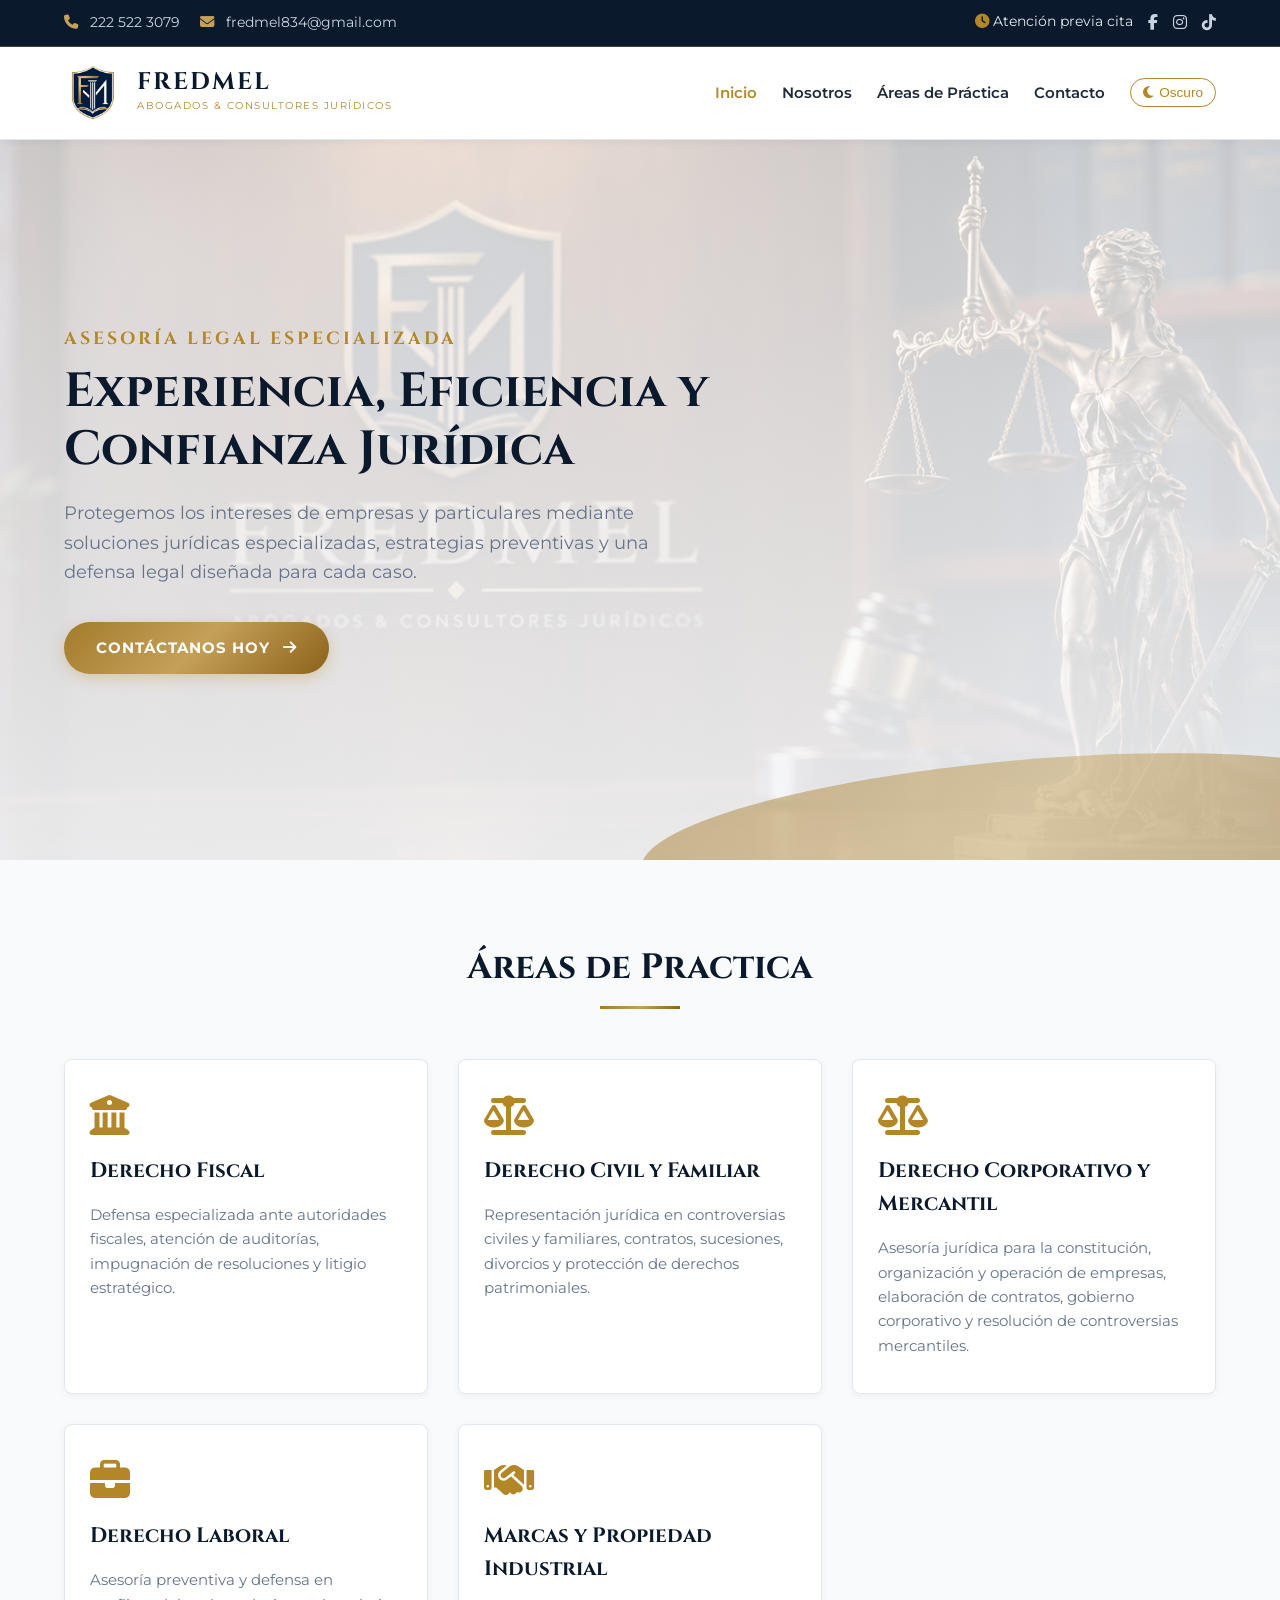
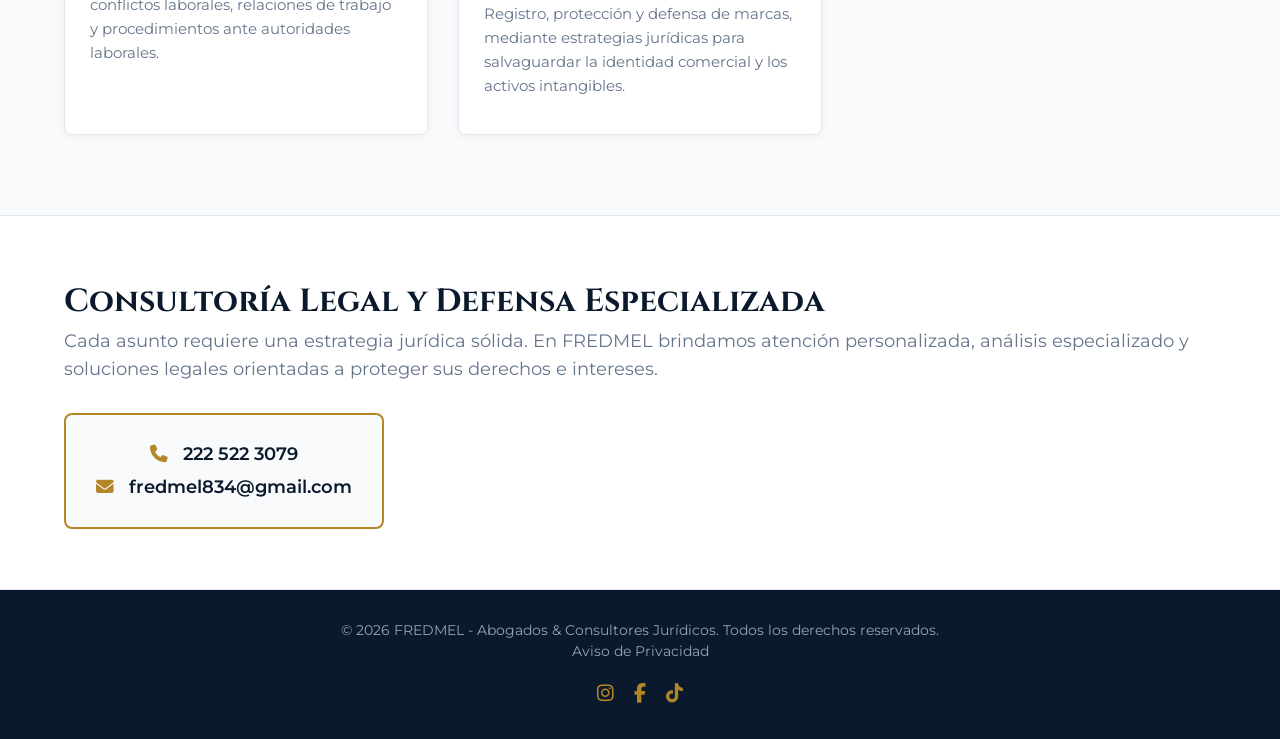
<file: index.html>
<!--
Desarrollado por:
Programador: Rogelio Noriega
Diseño: Rogelio Noriega 
Github: RipRuje13
IG: rip.ruje13
-->
<!DOCTYPE html>
<html lang="es">
<head>
  <meta charset="UTF-8">
  <meta name="viewport" content="width=device-width, initial-scale=1.0">
  <title>FREDMEL | Abogados & Consultores Jurídicos</title>
  <!-- Favicon / Icono de la pestaña -->
<link rel="icon" type="image/png" href="../images/Escudo.png">
  
  <!-- Fuentes de Google Fonts -->
  <link rel="preconnect" href="https://fonts.googleapis.com">
  <link rel="preconnect" href="https://fonts.gstatic.com" crossorigin>
  <link href="https://fonts.googleapis.com/css2?family=Cinzel:wght@500;700&family=Montserrat:wght@300;400;600;700&display=swap" rel="stylesheet">
  
  <!-- Iconos de FontAwesome -->
  <link rel="stylesheet" href="https://cdnjs.cloudflare.com/ajax/libs/font-awesome/6.4.0/css/all.min.css">

  <link rel="stylesheet" href="../css/common.css">
  <link rel="stylesheet" href="../css/index.css">
</head>
<body>

  <!-- Barra Superior Informativa -->
  <div class="top-bar">
    <div class="top-bar-info">
      <a href="tel:2225223079"><i class="fa-solid fa-phone"></i> 222 522 3079</a>
      <a href="mailto:fredmel834@gmail.com"><i class="fa-solid fa-envelope"></i> fredmel834@gmail.com</a>
    </div>
    <div class="top-bar-social">
      <span><i class="fa-solid fa-clock icon-gold"></i> Atención previa cita</span>
      <a href="https://www.facebook.com/profile.php?id=61579245629472" target="_blank" title="Facebook"><i class="fa-brands fa-facebook-f"></i></a>
      <a href="https://www.instagram.com/fredmel834" target="_blank" title="Instagram"><i class="fa-brands fa-instagram"></i></a>
      <a href="https://www.tiktok.com/@fredmel01" target="_blank" title="TikTok"><i class="fa-brands fa-tiktok"></i></a>
    </div>
  </div>

  <!-- Encabezado / Navegación -->
  <header>
    <div class="logo-container">
      <img class="logo-mark" src="/images/Escudo.png" alt="Logotipo FREDMEL">
      <div class="logo-text">
        <h1>FREDMEL</h1>
        <span>Abogados & Consultores Jurídicos</span>
      </div>
    </div>
    <button class="menu-toggle" id="menu-toggle" type="button" aria-expanded="false" aria-controls="primary-nav">
      <i class="fa-solid fa-bars"></i><span>Menú</span>
    </button>
    <nav id="primary-nav">
      <ul>
        <li><a href="index.html" class="active">Inicio</a></li>
        <li><a href="nosotros.html">Nosotros</a></li>
        <li><a href="servicios.html">Áreas de Práctica</a></li>
        <li><a href="contacto.html">Contacto</a></li>
        <!-- Botón para alternar tema Claro/Oscuro -->
        <li>
          <button id="theme-toggle" class="theme-toggle-btn" aria-label="Cambiar modo de color">
            <i class="fa-solid fa-moon"></i> <span id="theme-text">Oscuro</span>
          </button>
        </li>
      </ul>
    </nav>
  </header>

  <!-- Sección Hero -->
  <section class="hero" id="inicio">
    <div class="hero-content scroll-reveal scroll-reveal--hero">
      <p class="hero-subtitle">Asesoría Legal Especializada</p>
      <h2 class="hero-title">Experiencia, Eficiencia y Confianza Jurídica</h2>
      <p class="hero-description">
Protegemos los intereses de empresas y particulares mediante soluciones jurídicas especializadas, estrategias preventivas y una defensa legal diseñada para cada caso.      </p>
      <a href="https://wa.me/522225223079" target="_blank" class="btn-gold">
        Contáctanos Hoy <i class="fa-solid fa-arrow-right icon-offset-left"></i>
      </a>
    </div>
  </section>

  <!-- Sección Áreas de Práctica -->
  <section class="services" id="servicios">
    <h2 class="section-title scroll-reveal">Áreas de Practica</h2>
    <div class="section-divider scroll-reveal scroll-reveal--divider"></div>

    <div class="services-grid">
      <div class="service-card scroll-reveal scroll-reveal--card">
        <i class="fa-solid fa-building-columns"></i>
        <h3>Derecho Fiscal</h3>
        <p>Defensa especializada ante autoridades fiscales, atención de auditorías, impugnación de resoluciones y litigio estratégico.</p>
      </div>

      <div class="service-card scroll-reveal scroll-reveal--card">
        <i class="fa-solid fa-scale-balanced"></i>
        <h3>Derecho Civil y Familiar</h3>
        <p>Representación jurídica en controversias civiles y familiares, contratos, sucesiones, divorcios y protección de derechos patrimoniales.</p>
      </div>

      <div class="service-card scroll-reveal scroll-reveal--card">
        <i class="fa-solid fa-scale-balanced"></i>
        <h3>Derecho Corporativo y Mercantil</h3>
        <p>Asesoría jurídica para la constitución, organización y operación de empresas, elaboración de contratos, gobierno corporativo y resolución de controversias mercantiles.</p>
      </div>

      <div class="service-card scroll-reveal scroll-reveal--card">
        <i class="fa-solid fa-briefcase"></i>
        <h3>Derecho Laboral</h3>
        <p>Asesoría preventiva y defensa en conflictos laborales, relaciones de trabajo y procedimientos ante autoridades laborales.</p>
      </div>

      <div class="service-card scroll-reveal scroll-reveal--card">
        <i class="fa-solid fa-handshake"></i>
        <h3>Marcas y Propiedad Industrial</h3>
        <p>Registro, protección y defensa de marcas, mediante estrategias jurídicas para salvaguardar la identidad comercial y los activos intangibles.</p>
      </div>
    </div>
  </section>

  <!-- Banner de Llamado a la Acción (CTA) -->
  <section class="cta-banner" id="contacto">
    <div class="cta-text scroll-reveal scroll-reveal--left">
      <h2>Consultoría Legal y Defensa Especializada</h2>
      <p>Cada asunto requiere una estrategia jurídica sólida. En FREDMEL brindamos atención personalizada, análisis especializado y soluciones legales orientadas a proteger sus derechos e intereses.</p>
    </div>
    <div class="cta-box scroll-reveal scroll-reveal--right">
      <a href="tel:2225223079"><i class="fa-solid fa-phone"></i> 222 522 3079</a>
      <a href="mailto:fredmel834@gmail.com"><i class="fa-solid fa-envelope"></i> fredmel834@gmail.com</a>
    </div>
  </section>

  <!-- Pie de página -->
  <footer>
    <p>&copy; 2026 FREDMEL - Abogados & Consultores Jurídicos. Todos los derechos reservados.</p>
    <p><a href="TyC.html">Aviso de Privacidad</a></p>
    <div class="footer-socials">
      <a href="https://www.instagram.com/fredmel834" aria-label="Instagram"><i class="fa-brands fa-instagram"></i></a>
      <a href="https://www.facebook.com/profile.php?id=61579245629472" aria-label="Facebook"><i class="fa-brands fa-facebook-f"></i></a>
      <a href="https://www.tiktok.com/@fredmel01" aria-label="TikTok"><i class="fa-brands fa-tiktok"></i></a>
    </div>
  </footer>

  <!-- Script para la funcionalidad del Modo Claro / Oscuro -->
  <script>
    const toggleBtn = document.getElementById('theme-toggle');
    const themeText = document.getElementById('theme-text');
    const themeIcon = toggleBtn.querySelector('i');

    // Comprobar preferencia previa
    if (localStorage.getItem('theme') === 'dark') {
      document.body.classList.add('dark-mode');
      themeIcon.className = 'fa-solid fa-sun';
      themeText.textContent = 'Claro';
    }

    toggleBtn.addEventListener('click', () => {
      document.body.classList.toggle('dark-mode');
      const isDark = document.body.classList.contains('dark-mode');

      if (isDark) {
        themeIcon.className = 'fa-solid fa-sun';
        themeText.textContent = 'Claro';
        localStorage.setItem('theme', 'dark');
      } else {
        themeIcon.className = 'fa-solid fa-moon';
        themeText.textContent = 'Oscuro';
        localStorage.setItem('theme', 'light');
      }
    });

    const menuToggle = document.getElementById('menu-toggle');
    const primaryNav = document.getElementById('primary-nav');

    menuToggle.addEventListener('click', () => {
      const isOpen = primaryNav.classList.toggle('menu-open');
      menuToggle.setAttribute('aria-expanded', isOpen);
      menuToggle.querySelector('i').className = isOpen ? 'fa-solid fa-xmark' : 'fa-solid fa-bars';
    });
  </script>

</body>
</html>
</file>
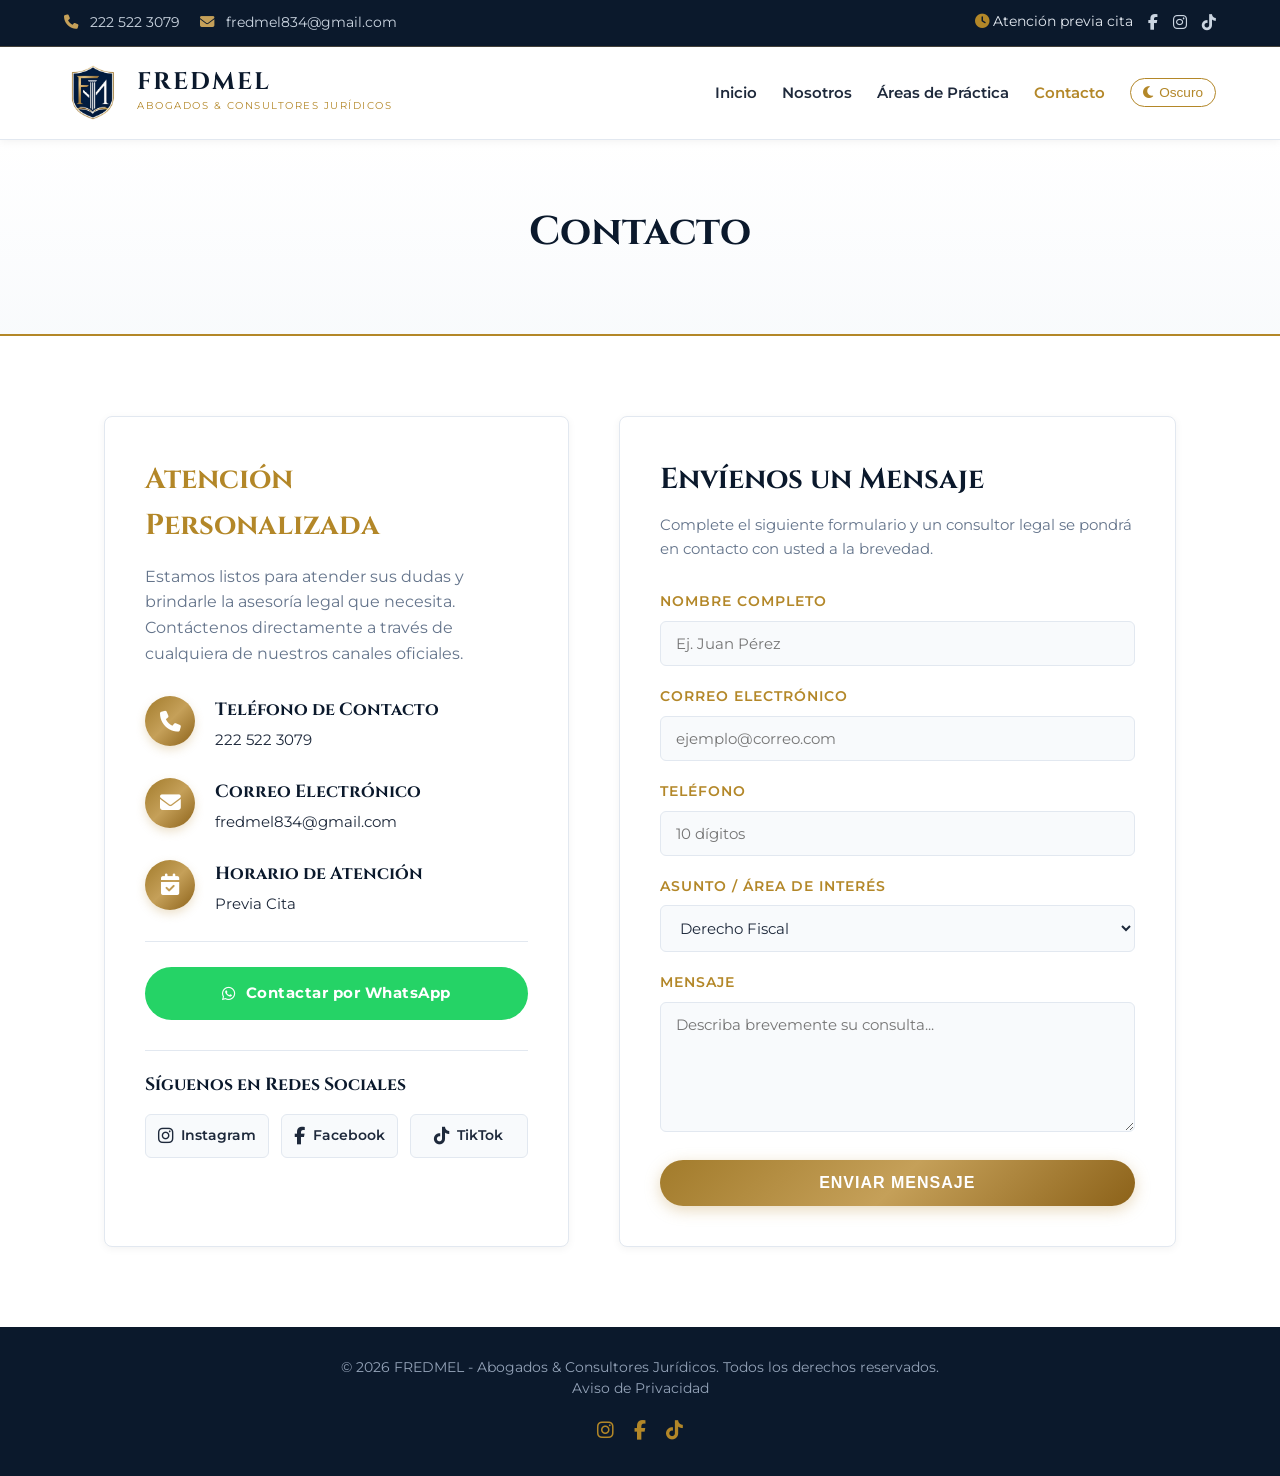
<file: Contacto.html>
<!--
Desarrollado por:
Programador: Rogelio Noriega
Diseño: Rogelio Noriega 
Github: RipRuje13
IG: rip.ruje13
-->
<!DOCTYPE html>
<html lang="es">
<head>
  <meta charset="UTF-8">
  <meta name="viewport" content="width=device-width, initial-scale=1.0">
  <title>Contacto | FREDMEL - Abogados & Consultores Jurídicos</title>
  <!-- Favicon / Icono de la pestaña -->
<link rel="icon" type="image/png" href="/images/Escudo.png">
  
  <!-- Fuentes de Google Fonts -->
  <link rel="preconnect" href="https://fonts.googleapis.com">
  <link rel="preconnect" href="https://fonts.gstatic.com" crossorigin>
  <link href="https://fonts.googleapis.com/css2?family=Cinzel:wght@500;700&family=Montserrat:wght@300;400;600;700&display=swap" rel="stylesheet">
  
  <!-- Iconos de FontAwesome -->
  <link rel="stylesheet" href="https://cdnjs.cloudflare.com/ajax/libs/font-awesome/6.4.0/css/all.min.css">

  <link rel="stylesheet" href="css/common.css">
  <link rel="stylesheet" href="css/Contacto.css">
</head>
<body>

  <!-- Barra Superior Informativa -->
  <div class="top-bar">
    <div class="top-bar-info">
      <a href="tel:2225223079"><i class="fa-solid fa-phone"></i> 222 522 3079</a>
      <a href="mailto:fredmel834@gmail.com"><i class="fa-solid fa-envelope"></i> fredmel834@gmail.com</a>
    </div>
    <div class="top-bar-social">
      <span><i class="fa-solid fa-clock icon-gold"></i> Atención previa cita</span>
      <a href="https://www.facebook.com/profile.php?id=61579245629472" target="_blank" title="Facebook"><i class="fa-brands fa-facebook-f"></i></a>
      <a href="https://www.instagram.com/fredmel834" target="_blank" title="Instagram"><i class="fa-brands fa-instagram"></i></a>
      <a href="https://www.tiktok.com/@fredmel01" target="_blank" title="TikTok"><i class="fa-brands fa-tiktok"></i></a>
    </div>
  </div>

  <!-- Encabezado / Navegación -->
  <header>
    <div class="logo-container">
      <img class="logo-mark" src="/images/Escudo.png" alt="Logotipo FREDMEL">
      <div class="logo-text">
        <h1>FREDMEL</h1>
        <span>Abogados & Consultores Jurídicos</span>
      </div>
    </div>
    <button class="menu-toggle" id="menu-toggle" type="button" aria-expanded="false" aria-controls="primary-nav">
      <i class="fa-solid fa-bars"></i><span>Menú</span>
    </button>
    <nav id="primary-nav">
      <ul>
        <li><a href="index.html">Inicio</a></li>
        <li><a href="nosotros.html">Nosotros</a></li>
        <li><a href="servicios.html">Áreas de Práctica</a></li>
        <li><a href="Contacto.html" class="active">Contacto</a></li>
        <!-- Botón para alternar tema Claro/Oscuro -->
        <li>
          <button id="theme-toggle" class="theme-toggle-btn" aria-label="Cambiar modo de color">
            <i class="fa-solid fa-moon"></i> <span id="theme-text">Oscuro</span>
          </button>
        </li>
      </ul>
    </nav>
  </header>

  <!-- Cabecera de la página -->
  <section class="page-header">
    <h2 class="scroll-reveal scroll-reveal--header">Contacto</h2>
    <!--<p class="breadcrumb">Inicio / Contacto</p>-->
  </section>

  <!-- Sección Principal de Contacto -->
  <main class="contact-container">

    <!-- Información de Contacto -->
    <div class="contact-info-card scroll-reveal scroll-reveal--left">
      <h3>Atención Personalizada</h3>
      <p>Estamos listos para atender sus dudas y brindarle la asesoría legal que necesita. Contáctenos directamente a través de cualquiera de nuestros canales oficiales.</p>

      <div class="info-item">
        <div class="icon-box">
          <i class="fa-solid fa-phone"></i>
        </div>
        <div>
          <h4>Teléfono de Contacto</h4>
          <a href="tel:2225223079">222 522 3079</a>
        </div>
      </div>

      <div class="info-item">
        <div class="icon-box">
          <i class="fa-solid fa-envelope"></i>
        </div>
        <div>
          <h4>Correo Electrónico</h4>
          <a href="mailto:fredmel834@gmail.com">fredmel834@gmail.com</a>
        </div>
      </div>

      <div class="info-item">
        <div class="icon-box">
          <i class="fa-solid fa-calendar-check"></i>
        </div>
        <div>
          <h4>Horario de Atención</h4>
          <span>Previa Cita</span>
        </div>
      </div>

      <div class="whatsapp-btn-container">
        <a href="https://wa.me/522225223079" target="_blank" class="btn-whatsapp">
          <i class="fa-brands fa-whatsapp"></i> Contactar por WhatsApp
        </a>
      </div>

      <div class="social-section">
        <h4>Síguenos en Redes Sociales</h4>
        <div class="social-links-grid">
          <a href="https://www.instagram.com/fredmel834" target="_blank" class="social-btn instagram">
            <i class="fa-brands fa-instagram"></i> Instagram
          </a>
          <a href="https://www.facebook.com/profile.php?id=61579245629472" target="_blank" class="social-btn facebook">
            <i class="fa-brands fa-facebook-f"></i> Facebook
          </a>
          <a href="https://www.tiktok.com/@fredmel01" target="_blank" class="social-btn tiktok">
            <i class="fa-brands fa-tiktok"></i> TikTok
          </a>
        </div>
      </div>
    </div>

    <!-- Formulario de Mensaje -->
    <div class="contact-form-card scroll-reveal scroll-reveal--right">
      <h3>Envíenos un Mensaje</h3>
      <p>Complete el siguiente formulario y un consultor legal se pondrá en contacto con usted a la brevedad.</p>

      <form action="procesar-contacto.php" method="POST" id="form-contacto">
        <div class="form-group">
          <label for="nombre">Nombre Completo</label>
          <input type="text" id="nombre" name="nombre" class="form-control" placeholder="Ej. Juan Pérez" autocomplete="name" required>
        </div>

        <div class="form-group">
          <label for="email">Correo Electrónico</label>
          <input type="email" id="email" name="email" class="form-control" placeholder="ejemplo@correo.com" autocomplete="email" required>
        </div>

        <div class="form-group">
          <label for="telefono">Teléfono</label>
          <input type="tel" id="telefono" name="telefono" class="form-control" placeholder="10 dígitos" autocomplete="tel">
        </div>

        <div class="form-group">
          <label for="asunto">Asunto / Área de Interés</label>
          <select id="asunto" name="asunto" class="form-control">
            <option value="defensa-fiscal">Derecho Fiscal</option>
            <option value="registro-marca">Registro de Marca (IMPI)</option>
            <option value="corporativo">Derecho Mercantil</option>
            <option value="civil-familia">Derecho Civil y Familia</option>
            <option value="laboral">Derecho Laboral</option>
            <option value="otro">Otro Asunto</option>
          </select>
        </div>

        <div class="form-group">
          <label for="mensaje">Mensaje</label>
          <textarea id="mensaje" name="mensaje" class="form-control" placeholder="Describa brevemente su consulta..." required></textarea>
        </div>

        <button type="submit" class="btn-gold-submit">Enviar Mensaje</button>
      </form>
    </div>

  </main>

  <!-- Pie de página -->
  <footer>
    <p>&copy; 2026 FREDMEL - Abogados & Consultores Jurídicos. Todos los derechos reservados.</p>
    <p><a href="TyC.html">Aviso de Privacidad</a></p>
    <div class="footer-socials">
      <a href="https://www.instagram.com/fredmel834" aria-label="Instagram"><i class="fa-brands fa-instagram"></i></a>
      <a href="https://www.facebook.com/profile.php?id=61579245629472" aria-label="Facebook"><i class="fa-brands fa-facebook-f"></i></a>
      <a href="https://www.tiktok.com/@fredmel01" aria-label="TikTok"><i class="fa-brands fa-tiktok"></i></a>
    </div>
  </footer>

  <div id="toast-container" class="toast-container" aria-live="polite" aria-atomic="true"></div>

  <!-- Script para la funcionalidad del Modo Claro / Oscuro -->
  <script>
    const toggleBtn = document.getElementById('theme-toggle');
    const themeText = document.getElementById('theme-text');
    const themeIcon = toggleBtn.querySelector('i');

    // Comprobar preferencia previa guardada
    if (localStorage.getItem('theme') === 'dark') {
      document.body.classList.add('dark-mode');
      themeIcon.className = 'fa-solid fa-sun';
      themeText.textContent = 'Claro';
    }

    toggleBtn.addEventListener('click', () => {
      document.body.classList.toggle('dark-mode');
      const isDark = document.body.classList.contains('dark-mode');

      if (isDark) {
        themeIcon.className = 'fa-solid fa-sun';
        themeText.textContent = 'Claro';
        localStorage.setItem('theme', 'dark');
      } else {
        themeIcon.className = 'fa-solid fa-moon';
        themeText.textContent = 'Oscuro';
        localStorage.setItem('theme', 'light');
      }
    });

    const menuToggle = document.getElementById('menu-toggle');
    const primaryNav = document.getElementById('primary-nav');

    menuToggle.addEventListener('click', () => {
      const isOpen = primaryNav.classList.toggle('menu-open');
      menuToggle.setAttribute('aria-expanded', isOpen);
      menuToggle.querySelector('i').className = isOpen ? 'fa-solid fa-xmark' : 'fa-solid fa-bars';
    });

    function mostrarNotificacion(titulo, mensaje, tipo = 'success') {
      const container = document.getElementById('toast-container');
      if (!container) return;
      const toast = document.createElement('div');
      toast.className = `toast toast--${tipo}`;
      const icon = document.createElement('i');
      icon.className = `fa-solid ${tipo === 'success' ? 'fa-circle-check' : 'fa-circle-exclamation'} toast-icon`;
      icon.setAttribute('aria-hidden', 'true');
      const content = document.createElement('div');
      content.className = 'toast-content';
      const heading = document.createElement('strong');
      heading.textContent = titulo;
      const text = document.createElement('p');
      text.textContent = mensaje;
      content.append(heading, text);
      const close = document.createElement('button');
      close.type = 'button';
      close.className = 'toast-close';
      close.setAttribute('aria-label', 'Cerrar');
      close.textContent = '×';
      const dismiss = () => { toast.classList.remove('show'); setTimeout(() => toast.remove(), 350); };
      close.addEventListener('click', dismiss);
      toast.append(icon, content, close);
      container.appendChild(toast);
      setTimeout(() => toast.classList.add('show'), 50);
      setTimeout(() => { if (toast.isConnected) dismiss(); }, 6000);
    }

    const status = new URLSearchParams(window.location.search).get('status');
    const notifications = {
      success: ['¡Mensaje enviado!', 'Hemos recibido su consulta. Un consultor se pondrá en contacto a la brevedad.', 'success'],
      error_datos: ['Datos incompletos', 'Por favor verifique que los campos requeridos estén completos y sean válidos.', 'error'],
      error_envio: ['Error de envío', 'Hubo un problema al enviar el mensaje. Intente de nuevo o contáctenos vía WhatsApp.', 'error']
    };
    if (notifications[status]) mostrarNotificacion(...notifications[status]);
    if (status) window.history.replaceState({}, document.title, window.location.pathname);
  </script>

</body>
</html>
</file>
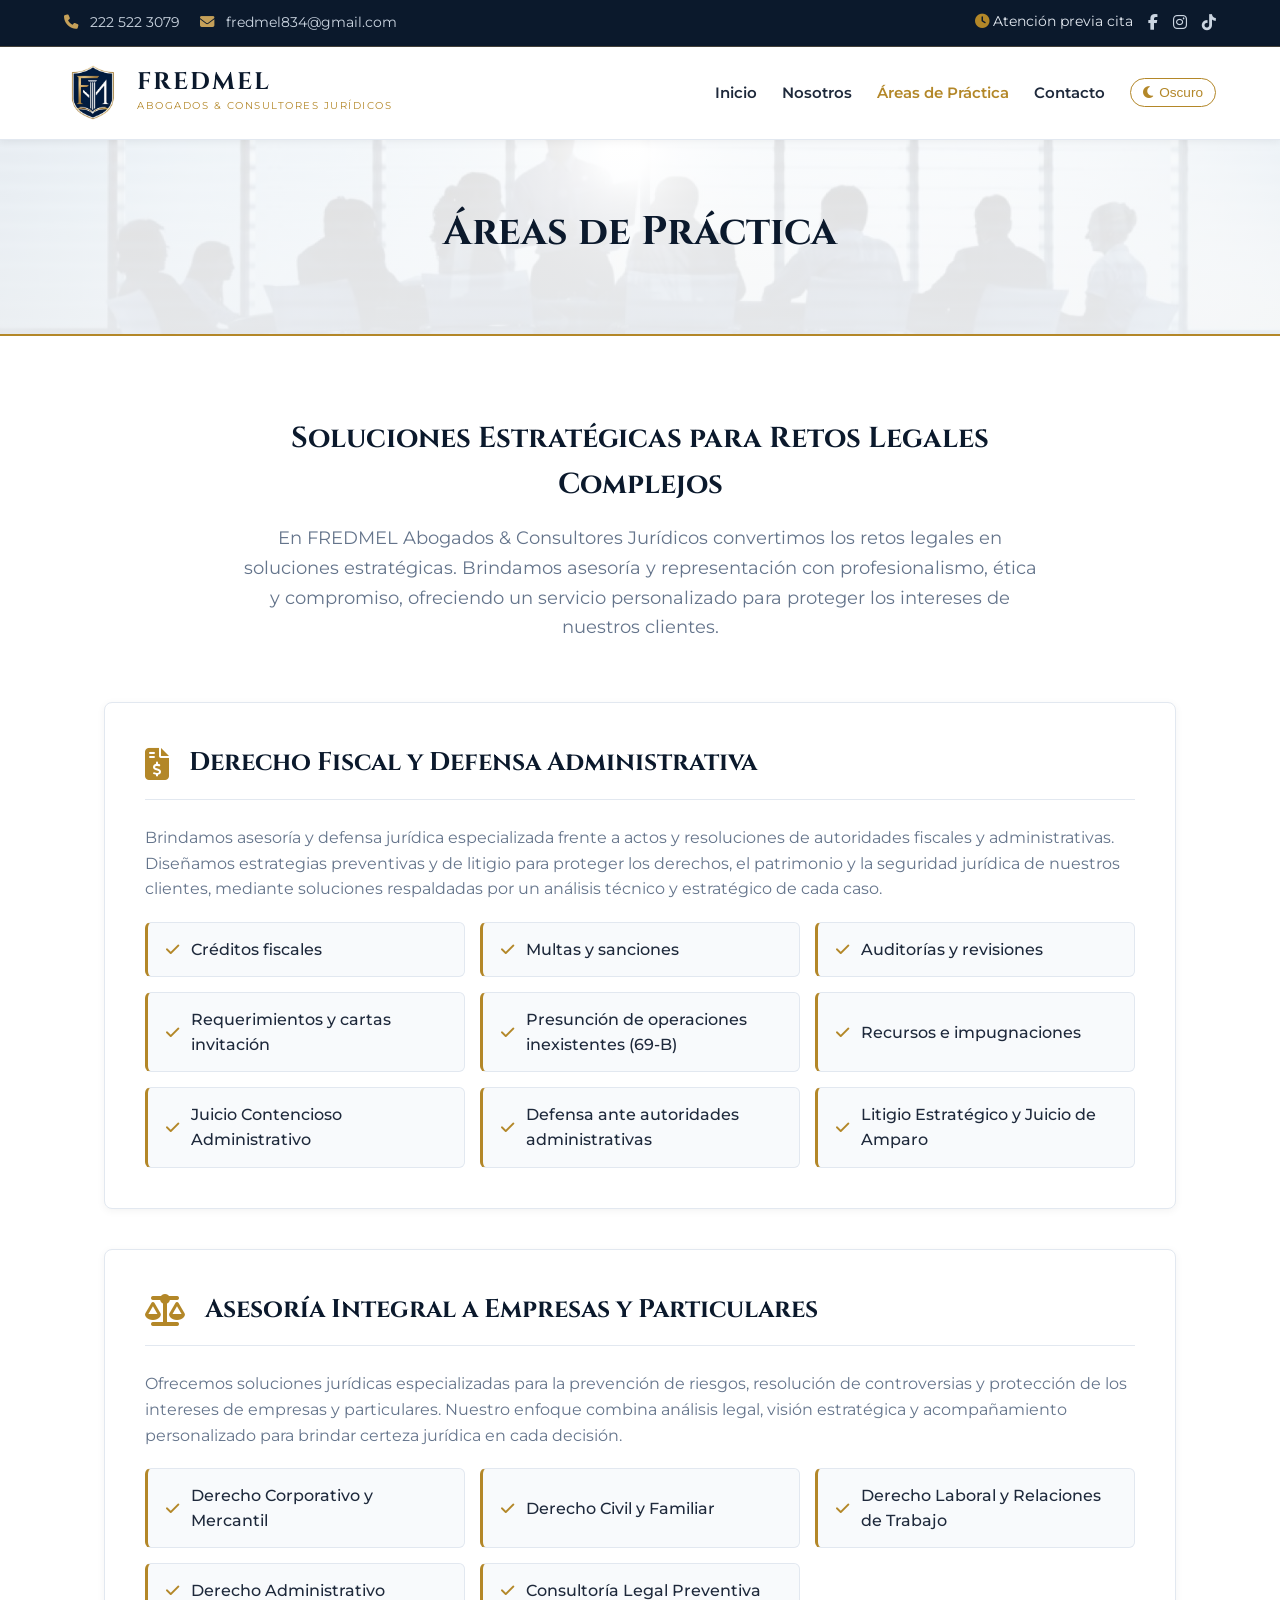
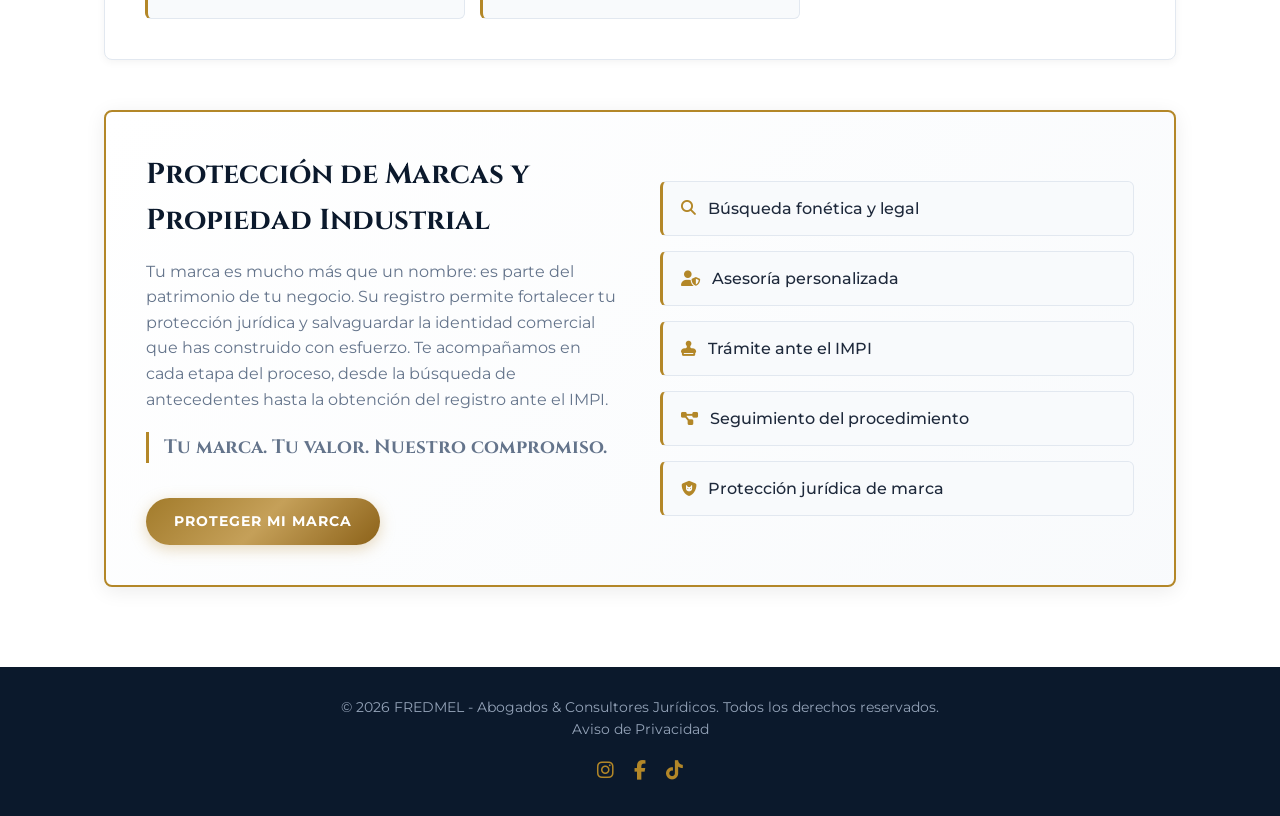
<file: Servicios.html>
<!--
Desarrollado por:
Programador: Rogelio Noriega
Diseño: Rogelio Noriega 
Github: RipRuje13
IG: rip.ruje13
-->
<!DOCTYPE html>
<html lang="es">
<head>
  <meta charset="UTF-8">
  <meta name="viewport" content="width=device-width, initial-scale=1.0">
  <title>Áreas de Práctica | FREDMEL - Abogados & Consultores Jurídicos</title>
  <!-- Favicon / Icono de la pestaña -->
<link rel="icon" type="image/png" href="/images/Escudo.png">
  
  <!-- Fuentes de Google Fonts -->
  <link rel="preconnect" href="https://fonts.googleapis.com">
  <link rel="preconnect" href="https://fonts.gstatic.com" crossorigin>
  <link href="https://fonts.googleapis.com/css2?family=Cinzel:wght@500;700&family=Montserrat:wght@300;400;600;700&display=swap" rel="stylesheet">
  
  <!-- Iconos de FontAwesome -->
  <link rel="stylesheet" href="https://cdnjs.cloudflare.com/ajax/libs/font-awesome/6.4.0/css/all.min.css">

  <link rel="stylesheet" href="../css/common.css">
  <link rel="stylesheet" href="../css/servicios.css">
</head>
<body>

  <!-- Barra Superior Informativa -->
  <div class="top-bar">
    <div class="top-bar-info">
      <a href="tel:2225223079"><i class="fa-solid fa-phone"></i> 222 522 3079</a>
      <a href="mailto:fredmel834@gmail.com"><i class="fa-solid fa-envelope"></i> fredmel834@gmail.com</a>
    </div>
    
    <div class="top-bar-social">
      <span><i class="fa-solid fa-clock icon-gold"></i> Atención previa cita</span>
      <a href="https://www.facebook.com/profile.php?id=61579245629472" target="_blank" title="Facebook"><i class="fa-brands fa-facebook-f"></i></a>
      <a href="https://www.instagram.com/fredmel834" target="_blank" title="Instagram"><i class="fa-brands fa-instagram"></i></a>
      <a href="https://www.tiktok.com/@fredmel01" target="_blank" title="TikTok"><i class="fa-brands fa-tiktok"></i></a>
    </div>
  </div>

  <!-- Encabezado / Navegación -->
  <header>
    <div class="logo-container">
      <img class="logo-mark" src="/images/Escudo.png" alt="Logotipo FREDMEL">
      <div class="logo-text">
        <h1>FREDMEL</h1>
        <span>Abogados & Consultores Jurídicos</span>
      </div>
    </div>
    <button class="menu-toggle" id="menu-toggle" type="button" aria-expanded="false" aria-controls="primary-nav">
      <i class="fa-solid fa-bars"></i><span>Menú</span>
    </button>
    <nav id="primary-nav">
      <ul>
        <li><a href="index.html">Inicio</a></li>
        <li><a href="nosotros.html">Nosotros</a></li>
        <li><a href="servicios.html" class="active">Áreas de Práctica</a></li>
        <li><a href="contacto.html">Contacto</a></li>
        <!-- Botón para alternar tema Claro/Oscuro -->
        <li>
          <button id="theme-toggle" class="theme-toggle-btn" aria-label="Cambiar modo de color">
            <i class="fa-solid fa-moon"></i> <span id="theme-text">Oscuro</span>
          </button>
        </li>
      </ul>
    </nav>
  </header>

  <!-- Cabecera de la página -->
  <section class="page-header">
    <h2 class="scroll-reveal scroll-reveal--header">Áreas de Práctica</h2>
    
  </section>

  <main class="practice-container">

    <!-- Introducción -->
    <div class="intro-box scroll-reveal">
      <h3>Soluciones Estratégicas para Retos Legales Complejos</h3>
      <p>
        En FREDMEL Abogados & Consultores Jurídicos convertimos los retos legales en soluciones estratégicas. Brindamos asesoría y representación con profesionalismo, ética y compromiso, ofreciendo un servicio personalizado para proteger los intereses de nuestros clientes.
      </p>
    </div>

    <!-- Bloque 1: Defensa Fiscal y Administrativa -->
    <div class="category-block scroll-reveal scroll-reveal--left">
      <div class="category-header">
        <i class="fa-solid fa-file-invoice-dollar"></i>
        <h3>Derecho Fiscal y Defensa Administrativa</h3>
      </div>
      <p class="text-muted mb-20">
        Brindamos asesoría y defensa jurídica especializada frente a actos y resoluciones de autoridades fiscales y administrativas. Diseñamos estrategias preventivas y de litigio para proteger los derechos, el patrimonio y la seguridad jurídica de nuestros clientes, mediante soluciones respaldadas por un análisis técnico y estratégico de cada caso.
      </p>
      <ul class="services-list">
        <li><i class="fa-solid fa-check"></i> Créditos fiscales</li>
        <li><i class="fa-solid fa-check"></i> Multas y sanciones</li>
        <li><i class="fa-solid fa-check"></i> Auditorías y revisiones</li>
        <li><i class="fa-solid fa-check"></i> Requerimientos y cartas invitación</li>
        <li><i class="fa-solid fa-check"></i> Presunción de operaciones inexistentes (69-B)</li>
        <li><i class="fa-solid fa-check"></i> Recursos e impugnaciones</li>
        <li><i class="fa-solid fa-check"></i> Juicio Contencioso Administrativo</li>
        <li><i class="fa-solid fa-check"></i> Defensa ante autoridades administrativas</li>
        <li><i class="fa-solid fa-check"></i> Litigio Estratégico y Juicio de Amparo</li>
      </ul>
    </div>

    <!-- Bloque 2: Servicios Legales Generales -->
    <div class="category-block scroll-reveal scroll-reveal--right">
      <div class="category-header">
        <i class="fa-solid fa-scale-balanced"></i>
        <h3>Asesoría Integral a Empresas y Particulares</h3>
      </div>
            <p class="text-muted mb-20">
              <p class="text-muted mb-20">
        Ofrecemos soluciones jurídicas especializadas para la prevención de riesgos, resolución de controversias y protección de los intereses de empresas y particulares. Nuestro enfoque combina análisis legal, visión estratégica y acompañamiento personalizado para brindar certeza jurídica en cada decisión.
      </p>
      </p>
      <ul class="services-list">
        <li><i class="fa-solid fa-check"></i> Derecho Corporativo y Mercantil</li>
        <li><i class="fa-solid fa-check"></i> Derecho Civil y Familiar</li>
        <li><i class="fa-solid fa-check"></i> Derecho Laboral y Relaciones de Trabajo</li>
        <li><i class="fa-solid fa-check"></i> Derecho Administrativo</li>
        <li><i class="fa-solid fa-check"></i> Consultoría Legal Preventiva</li>
      </ul>
    </div>

    <!-- Bloque 3: Destacado Registro de Marca (IMPI) -->
    <div class="brand-featured scroll-reveal">
      <div>
        <h3>Protección de Marcas y Propiedad Industrial</h3>
        <p>
          Tu marca es mucho más que un nombre: es parte del patrimonio de tu negocio. Su registro permite fortalecer tu protección jurídica y salvaguardar la identidad comercial que has construido con esfuerzo. Te acompañamos en cada etapa del proceso, desde la búsqueda de antecedentes hasta la obtención del registro ante el IMPI.
        </p>
        <p class="brand-tagline">
          Tu marca. Tu valor. Nuestro compromiso.
        </p>
        <a href="https://wa.me/522225223079" target="_blank" class="btn-gold">Proteger mi Marca</a>
      </div>
      <div>
        <ul class="services-list grid-single-column">
          <li><i class="fa-solid fa-magnifying-glass"></i> Búsqueda fonética y legal</li>
          <li><i class="fa-solid fa-user-shield"></i> Asesoría personalizada</li>
          <li><i class="fa-solid fa-stamp"></i> Trámite ante el IMPI</li>
          <li><i class="fa-solid fa-diagram-project"></i> Seguimiento del procedimiento</li>
          <li><i class="fa-solid fa-shield-cat"></i> Protección jurídica de marca</li>
        </ul>
      </div>
    </div>

  </main>

  <!-- Pie de página -->
  <footer>
    <p>&copy; 2026 FREDMEL - Abogados & Consultores Jurídicos. Todos los derechos reservados.</p>
    <p><a href="TyC.html">Aviso de Privacidad</a></p>
    <div class="footer-socials">
      <a href="https://www.instagram.com/fredmel834" aria-label="Instagram"><i class="fa-brands fa-instagram"></i></a>
      <a href="https://www.facebook.com/profile.php?id=61579245629472" aria-label="Facebook"><i class="fa-brands fa-facebook-f"></i></a>
      <a href="https://www.tiktok.com/@fredmel01" aria-label="TikTok"><i class="fa-brands fa-tiktok"></i></a>
    </div>
  </footer>

  <!-- Script para la funcionalidad del Modo Claro / Oscuro -->
  <script>
    const toggleBtn = document.getElementById('theme-toggle');
    const themeText = document.getElementById('theme-text');
    const themeIcon = toggleBtn.querySelector('i');

    // Comprobar preferencia previa guardada
    if (localStorage.getItem('theme') === 'dark') {
      document.body.classList.add('dark-mode');
      themeIcon.className = 'fa-solid fa-sun';
      themeText.textContent = 'Claro';
    }

    toggleBtn.addEventListener('click', () => {
      document.body.classList.toggle('dark-mode');
      const isDark = document.body.classList.contains('dark-mode');

      if (isDark) {
        themeIcon.className = 'fa-solid fa-sun';
        themeText.textContent = 'Claro';
        localStorage.setItem('theme', 'dark');
      } else {
        themeIcon.className = 'fa-solid fa-moon';
        themeText.textContent = 'Oscuro';
        localStorage.setItem('theme', 'light');
      }
    });

    const menuToggle = document.getElementById('menu-toggle');
    const primaryNav = document.getElementById('primary-nav');

    menuToggle.addEventListener('click', () => {
      const isOpen = primaryNav.classList.toggle('menu-open');
      menuToggle.setAttribute('aria-expanded', isOpen);
      menuToggle.querySelector('i').className = isOpen ? 'fa-solid fa-xmark' : 'fa-solid fa-bars';
    });
  </script>

</body>
</html>
</file>
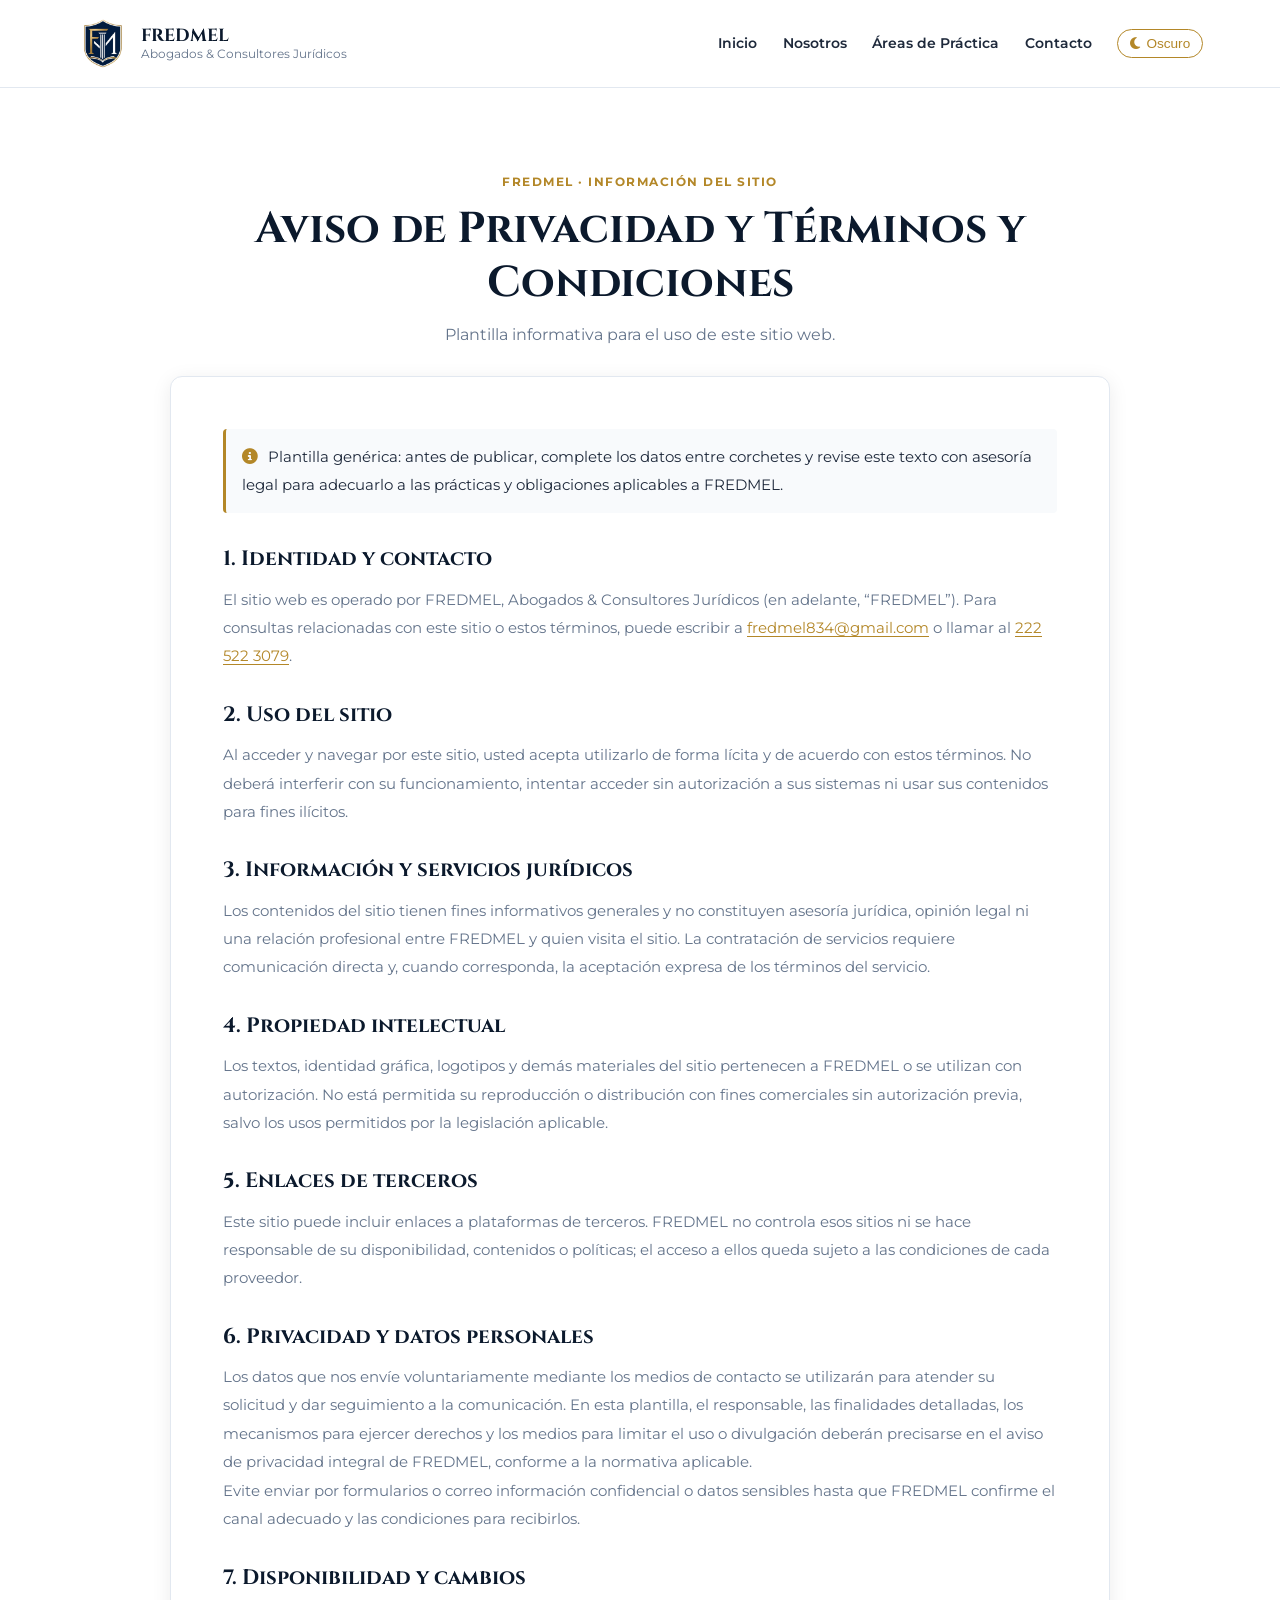
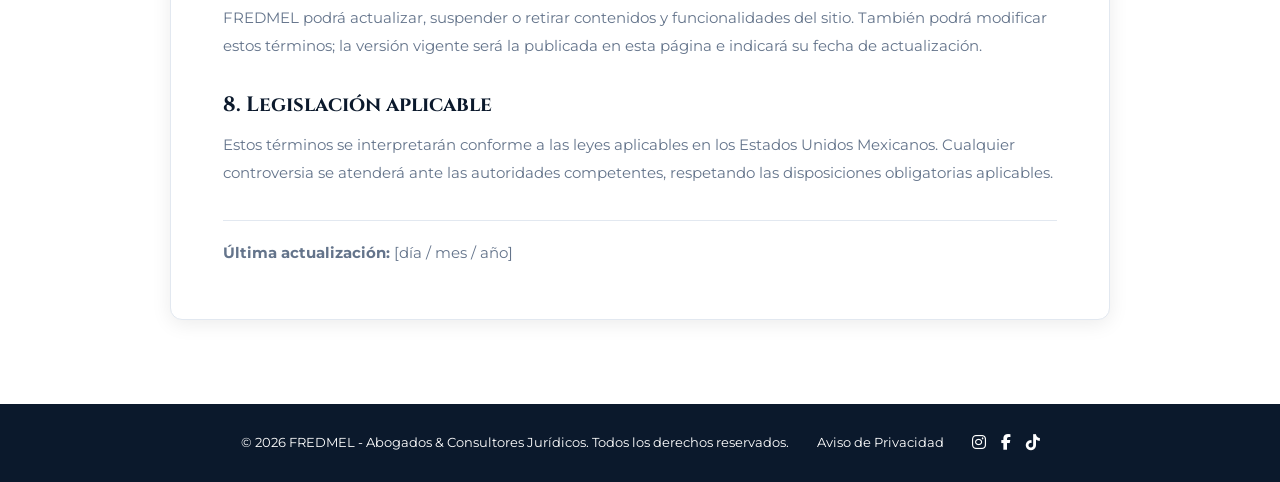
<file: TyC.html>
<!--
Desarrollado por:
Programador: Rogelio Noriega
Diseño: Rogelio Noriega 
Github: RipRuje13
IG: rip.ruje13
-->
<!DOCTYPE html>
<html lang="es">
<head>
  <meta charset="UTF-8">
  <meta name="viewport" content="width=device-width, initial-scale=1.0">
  <meta name="description" content="Términos y condiciones de uso del sitio web de FREDMEL Abogados & Consultores Jurídicos.">
  <title>Aviso de Privacidad y Términos | FREDMEL</title>
  <link rel="icon" type="image/png" href="images/Escudo.png">
  <link rel="preconnect" href="https://fonts.googleapis.com">
  <link rel="preconnect" href="https://fonts.gstatic.com" crossorigin>
  <link href="https://fonts.googleapis.com/css2?family=Cinzel:wght@500;700&family=Montserrat:wght@300;400;600;700&display=swap" rel="stylesheet">
  <link rel="stylesheet" href="https://cdnjs.cloudflare.com/ajax/libs/font-awesome/6.4.0/css/all.min.css">
  <link rel="stylesheet" href="css/common.css">
  <link rel="stylesheet" href="css/TyC.css">
</head>
<body>
  <header class="legal-header">
    <a class="logo-container" href="index.html" aria-label="FREDMEL, ir al inicio">
      <img class="logo-mark" src="images/Escudo.png" alt="Logotipo FREDMEL">
      <span class="logo-text"><strong>FREDMEL</strong><span>Abogados &amp; Consultores Jurídicos</span></span>
    </a>
    <nav class="legal-nav" aria-label="Navegación principal">
      <a href="index.html">Inicio</a>
      <a href="nosotros.html">Nosotros</a>
      <a href="Servicios.html">Áreas de Práctica</a>
      <a href="Contacto.html">Contacto</a>
      <button id="theme-toggle" class="theme-toggle-btn" type="button" aria-label="Cambiar modo de color">
        <i class="fa-solid fa-moon" aria-hidden="true"></i><span id="theme-text">Oscuro</span>
      </button>
    </nav>
  </header>

  <main class="legal-page">
    <div class="legal-heading">
      <p class="legal-eyebrow">FREDMEL · Información del sitio</p>
      <h1>Aviso de Privacidad y Términos y Condiciones</h1>
      <p>Plantilla informativa para el uso de este sitio web.</p>
    </div>
    <article class="legal-card">
      <p class="template-note"><i class="fa-solid fa-circle-info" aria-hidden="true"></i> Plantilla genérica: antes de publicar, complete los datos entre corchetes y revise este texto con asesoría legal para adecuarlo a las prácticas y obligaciones aplicables a FREDMEL.</p>

      <section>
        <h2>1. Identidad y contacto</h2>
        <p>El sitio web es operado por FREDMEL, Abogados &amp; Consultores Jurídicos (en adelante, “FREDMEL”). Para consultas relacionadas con este sitio o estos términos, puede escribir a <a href="mailto:fredmel834@gmail.com">fredmel834@gmail.com</a> o llamar al <a href="tel:2225223079">222 522 3079</a>.</p>
      </section>
      <section>
        <h2>2. Uso del sitio</h2>
        <p>Al acceder y navegar por este sitio, usted acepta utilizarlo de forma lícita y de acuerdo con estos términos. No deberá interferir con su funcionamiento, intentar acceder sin autorización a sus sistemas ni usar sus contenidos para fines ilícitos.</p>
      </section>
      <section>
        <h2>3. Información y servicios jurídicos</h2>
        <p>Los contenidos del sitio tienen fines informativos generales y no constituyen asesoría jurídica, opinión legal ni una relación profesional entre FREDMEL y quien visita el sitio. La contratación de servicios requiere comunicación directa y, cuando corresponda, la aceptación expresa de los términos del servicio.</p>
      </section>
      <section>
        <h2>4. Propiedad intelectual</h2>
        <p>Los textos, identidad gráfica, logotipos y demás materiales del sitio pertenecen a FREDMEL o se utilizan con autorización. No está permitida su reproducción o distribución con fines comerciales sin autorización previa, salvo los usos permitidos por la legislación aplicable.</p>
      </section>
      <section>
        <h2>5. Enlaces de terceros</h2>
        <p>Este sitio puede incluir enlaces a plataformas de terceros. FREDMEL no controla esos sitios ni se hace responsable de su disponibilidad, contenidos o políticas; el acceso a ellos queda sujeto a las condiciones de cada proveedor.</p>
      </section>
      <section>
        <h2>6. Privacidad y datos personales</h2>
        <p>Los datos que nos envíe voluntariamente mediante los medios de contacto se utilizarán para atender su solicitud y dar seguimiento a la comunicación. En esta plantilla, el responsable, las finalidades detalladas, los mecanismos para ejercer derechos y los medios para limitar el uso o divulgación deberán precisarse en el aviso de privacidad integral de FREDMEL, conforme a la normativa aplicable.</p>
        <p>Evite enviar por formularios o correo información confidencial o datos sensibles hasta que FREDMEL confirme el canal adecuado y las condiciones para recibirlos.</p>
      </section>
      <section>
        <h2>7. Disponibilidad y cambios</h2>
        <p>FREDMEL podrá actualizar, suspender o retirar contenidos y funcionalidades del sitio. También podrá modificar estos términos; la versión vigente será la publicada en esta página e indicará su fecha de actualización.</p>
      </section>
      <section>
        <h2>8. Legislación aplicable</h2>
        <p>Estos términos se interpretarán conforme a las leyes aplicables en los Estados Unidos Mexicanos. Cualquier controversia se atenderá ante las autoridades competentes, respetando las disposiciones obligatorias aplicables.</p>
      </section>
      <p class="updated-date"><strong>Última actualización:</strong> [día / mes / año]</p>
    </article>
  </main>

  <footer class="legal-footer">
    <p>&copy; 2026 FREDMEL - Abogados &amp; Consultores Jurídicos. Todos los derechos reservados.</p>
    <p><a href="TyC.html" aria-current="page">Aviso de Privacidad</a></p>
    <div class="footer-socials">
      <a href="https://www.instagram.com/fredmel834" aria-label="Instagram"><i class="fa-brands fa-instagram"></i></a>
      <a href="https://www.facebook.com/profile.php?id=61579245629472" aria-label="Facebook"><i class="fa-brands fa-facebook-f"></i></a>
      <a href="https://www.tiktok.com/@fredmel01" aria-label="TikTok"><i class="fa-brands fa-tiktok"></i></a>
    </div>
  </footer>
  <script>
    const toggleBtn = document.getElementById('theme-toggle');
    const themeText = document.getElementById('theme-text');
    const themeIcon = toggleBtn.querySelector('i');

    function applyTheme(isDark) {
      document.body.classList.toggle('dark-mode', isDark);
      themeIcon.className = isDark ? 'fa-solid fa-sun' : 'fa-solid fa-moon';
      themeText.textContent = isDark ? 'Claro' : 'Oscuro';
    }

    applyTheme(localStorage.getItem('theme') === 'dark');
    toggleBtn.addEventListener('click', () => {
      const isDark = !document.body.classList.contains('dark-mode');
      applyTheme(isDark);
      localStorage.setItem('theme', isDark ? 'dark' : 'light');
    });
  </script>
</body>
</html>
</file>
<file: css/common.css>
/* ===================================================
   1. VARIABLES Y CONFIGURACIÓN GLOBAL (MODO CLARO POR DEFECTO)
   =================================================== */
:root {
  /* Fondos Claro */
  --bg-primary: #FFFFFF;
  --bg-secondary: #F8FAFC;
  --bg-card: #FFFFFF;
  --bg-topbar: #0B192C; /* Se conserva oscuro en la barra superior para elegancia */
  --header-bg: #FFFFFF;
  
  /* Colores de marca */
  --primary-navy: #0B192C;
  --navy-light: #1E293B;
  --gold-main: #B38728;
  --gold-light: #C5A059;
  --gold-gradient: linear-gradient(135deg, #A27B2B 0%, #C5A059 50%, #8C6219 100%);
  
  /* Textos */
  --text-main: #1E293B;
  --text-muted: #64748B;
  --text-white: #FFFFFF;
  --border-color: #E2E8F0;

  /* Fuentes */
  --font-serif: 'Cinzel', serif;
  --font-sans: 'Montserrat', sans-serif;
  
  /* Sombras */
  --shadow-sm: 0 2px 8px rgba(0,0,0,0.05);
  --shadow-md: 0 4px 20px rgba(0,0,0,0.08);
}

/* Variables para Modo Oscuro opcional */
body.dark-mode {
  --bg-primary: #060E1A;
  --bg-secondary: #0B192C;
  --bg-card: rgba(255, 255, 255, 0.04);
  --bg-topbar: #060E1A;
  --header-bg: #0B192C;
  --text-main: #F8FAFC;
  --text-muted: #94A3B8;
  --border-color: rgba(197, 160, 89, 0.2);
}

* {
  margin: 0;
  padding: 0;
  box-sizing: border-box;
}

body {
  font-family: var(--font-sans);
  background-color: var(--bg-primary);
  color: var(--text-main);
  line-height: 1.6;
  transition: background-color 0.3s ease, color 0.3s ease;
}

a {
  text-decoration: none;
  color: inherit;
}

/* Transición entre páginas al navegar desde el menú. */
@media (prefers-reduced-motion: no-preference) {
  @view-transition {
    navigation: auto;
  }

  html::view-transition-old(root) {
    animation: wipe-out 1.4s ease forwards;
  }

  html::view-transition-new(root) {
    animation: wipe-in 1.4s ease forwards;
  }
}

@keyframes wipe-out {
  from { clip-path: inset(0 0 0 0); }
  to { clip-path: inset(0 0 100% 0); }
}

@keyframes wipe-in {
  from { clip-path: inset(100% 0 0 0); }
  to { clip-path: inset(0 0 0 0); }
}

/* Botón flotante o integrado para alternar tema */
.theme-toggle-btn {
  background: transparent;
  border: 1px solid var(--gold-main);
  color: var(--gold-main);
  padding: 6px 12px;
  border-radius: 20px;
  cursor: pointer;
  font-size: 0.85rem;
  display: flex;
  align-items: center;
  gap: 6px;
  transition: all 0.3s ease;
}

.theme-toggle-btn:hover {
  background-color: var(--gold-main);
  color: #FFF;
}

/* Utilidades */
.icon-gold { color: var(--gold-main); }
.icon-offset-left { margin-left: 8px; }
.icon-large { font-size: 1.3rem; }
.text-muted { color: var(--text-muted); }
.mb-20 { margin-bottom: 20px; }
.grid-single-column { grid-template-columns: 1fr; }
</file>
<file: css/index.css>
/* ===================================================
   2. BARRA DE CONTACTO RÁPIDO Y NAVEGACIÓN
   =================================================== */
.top-bar {
  background-color: var(--bg-topbar);
  padding: 10px 5%;
  display: flex;
  justify-content: space-between;
  align-items: center;
  font-size: 0.9rem;
  color: #E2E8F0;
  border-bottom: 1px solid rgba(197, 160, 89, 0.3);
}

.top-bar-info {
  display: flex;
  gap: 20px;
}

.top-bar-info a {
  color: #CBD5E1;
  transition: color 0.3s;
}

.top-bar-info a:hover {
  color: var(--gold-light);
}

.top-bar-info i {
  color: var(--gold-light);
  margin-right: 8px;
}

.top-bar-social {
  display: flex;
  gap: 15px;
}

.top-bar-social a {
  color: #CBD5E1;
  font-size: 1rem;
  transition: color 0.3s;
}

.top-bar-social a:hover {
  color: var(--gold-light);
}

header {
  background-color: var(--header-bg);
  padding: 15px 5%;
  display: flex;
  justify-content: space-between;
  align-items: center;
  position: sticky;
  top: 0;
  z-index: 1000;
  box-shadow: var(--shadow-sm);
  border-bottom: 1px solid var(--border-color);
}

.logo-container {
  display: flex;
  align-items: center;
  gap: 15px;
}

.logo-mark {
  width: 58px;
  height: 62px;
  object-fit: contain;
  flex-shrink: 0;
  display: block;
}

.logo-text h1 {
  font-family: var(--font-serif);
  font-size: 1.5rem;
  letter-spacing: 2px;
  color: var(--primary-navy);
  line-height: 1;
}

body.dark-mode .logo-text h1 {
  color: #FFFFFF;
}

.logo-text span {
  font-size: 0.65rem;
  letter-spacing: 1.5px;
  color: var(--gold-main);
  text-transform: uppercase;
  display: block;
  margin-top: 4px;
}

nav ul {
  display: flex;
  list-style: none;
  gap: 25px;
  align-items: center;
}

nav a {
  font-size: 0.95rem;
  font-weight: 600;
  color: var(--text-main);
  transition: color 0.3s;
}

nav a:hover, nav a.active {
  color: var(--gold-main);
}

.menu-toggle {
  display: none;
  align-items: center;
  gap: 8px;
  background: transparent;
  border: 1px solid var(--gold-main);
  border-radius: 6px;
  color: var(--gold-main);
  cursor: pointer;
  font: 600 0.85rem var(--font-sans);
  padding: 9px 12px;
}

/* ===================================================
   3. SECCIÓN HERO (PRINCIPAL)
   =================================================== */
.hero {
  position: relative;
  min-height: 80vh;
  /* Superposición clara con filtro sutil para asegurar contraste con el texto */
  background: linear-gradient(rgba(255, 255, 255, 0.767), rgba(248, 250, 252, 0.92)), 
              url('/images/Fondo.png') center/cover;
  display: flex;
  align-items: center;
  padding: 0 5%;
  overflow: hidden;
}

body.dark-mode .hero {
  background: linear-gradient(rgba(11, 25, 44, 0.88), rgba(6, 14, 26, 0.95)), 
              url('/images/Fondo.png') center/cover;
}

.hero::after {
  content: '';
  position: absolute;
  bottom: -50px;
  right: -10%;
  width: 60%;
  height: 150px;
  background: var(--gold-gradient);
  border-radius: 50%;
  transform: rotate(-5deg);
  opacity: 0.5;
  z-index: 1;
}

.hero-content {
  max-width: 650px;
  z-index: 2;
}

.hero-subtitle {
  color: var(--gold-main);
  font-family: var(--font-serif);
  font-size: 1.1rem;
  letter-spacing: 3px;
  margin-bottom: 10px;
  font-weight: 700;
  text-transform: uppercase;
}

.hero-title {
  font-family: var(--font-serif);
  font-size: 3rem;
  line-height: 1.2;
  margin-bottom: 20px;
  font-weight: 700;
  color: var(--primary-navy);
}

body.dark-mode .hero-title {
  color: #FFFFFF;
}

.hero-description {
  color: var(--text-muted);
  font-size: 1.15rem;
  margin-bottom: 35px;
}

.btn-gold {
  display: inline-block;
  background: var(--gold-gradient);
  color: #FFFFFF;
  padding: 14px 32px;
  font-weight: 700;
  border-radius: 30px;
  font-size: 0.95rem;
  letter-spacing: 1px;
  text-transform: uppercase;
  box-shadow: 0 4px 15px rgba(179, 135, 40, 0.3);
  transition: transform 0.3s, box-shadow 0.3s;
}

.btn-gold:hover {
  transform: translateY(-3px);
  box-shadow: 0 6px 20px rgba(179, 135, 40, 0.5);
}

/* ===================================================
   4. SECCIÓN ÁREAS DE PRÁCTICA (SERVICIOS)
   =================================================== */
.services {
  padding: 80px 5%;
  background-color: var(--bg-secondary);
  text-align: center;
  position: relative;
}

.section-title {
  font-family: var(--font-serif);
  font-size: 2.2rem;
  color: var(--primary-navy);
  margin-bottom: 10px;
}

body.dark-mode .section-title {
  color: #FFFFFF;
}

.section-divider {
  width: 80px;
  height: 3px;
  background: var(--gold-gradient);
  margin: 0 auto 50px auto;
}

/* ===================================================
   4. ANIMACIONES VINCULADAS AL SCROLL
   Cada elemento progresa conforme entra en el viewport.
   =================================================== */
@supports (animation-timeline: view()) {
  .scroll-reveal {
    animation: reveal-on-scroll 0.8s both ease-out;
    animation-timeline: view();
    animation-range: entry 10% cover 35%;
  }

  .scroll-reveal--left {
    animation-name: reveal-from-left;
  }

  .scroll-reveal--right {
    animation-name: reveal-from-right;
  }

  .scroll-reveal--hero {
    animation-range: entry 0% cover 45%;
  }

  .scroll-reveal--divider {
    animation-range: entry 20% cover 45%;
  }

  .service-card:nth-child(2) { animation-range: entry 15% cover 40%; }
  .service-card:nth-child(3) { animation-range: entry 20% cover 45%; }
  .service-card:nth-child(4) { animation-range: entry 25% cover 50%; }
}

@keyframes reveal-on-scroll {
  from {
    opacity: 0;
    translate: 0 32px;
  }
  to {
    opacity: 1;
    translate: 0;
  }
}

@keyframes reveal-from-left {
  from {
    opacity: 0;
    translate: -36px 0;
  }
  to {
    opacity: 1;
    translate: 0;
  }
}

@keyframes reveal-from-right {
  from {
    opacity: 0;
    translate: 36px 0;
  }
  to {
    opacity: 1;
    translate: 0;
  }
}

@media (prefers-reduced-motion: reduce) {
  .scroll-reveal {
    animation: none !important;
  }
}

.services-grid {
  display: grid;
  grid-template-columns: repeat(auto-fit, minmax(280px, 1fr));
  gap: 30px;
}

.service-card {
  background: var(--bg-card);
  border: 1px solid var(--border-color);
  border-radius: 8px;
  padding: 35px 25px;
  text-align: left;
  box-shadow: var(--shadow-sm);
  transition: all 0.3s ease;
}

.service-card:hover {
  border-color: var(--gold-main);
  transform: translateY(-5px);
  box-shadow: var(--shadow-md);
}

.service-card i {
  font-size: 2.5rem;
  color: var(--gold-main);
  margin-bottom: 20px;
}

.service-card h3 {
  font-family: var(--font-serif);
  font-size: 1.3rem;
  color: var(--primary-navy);
  margin-bottom: 15px;
}

body.dark-mode .service-card h3 {
  color: #FFFFFF;
}

.service-card p {
  color: var(--text-muted);
  font-size: 0.95rem;
}

/* ===================================================
   5. BANNER DE LLAMADO A LA ACCIÓN (CTA)
   =================================================== */
.cta-banner {
  padding: 60px 5%;
  background-color: var(--bg-primary);
  border-top: 1px solid var(--border-color);
  border-bottom: 1px solid var(--border-color);
  display: flex;
  justify-content: space-between;
  align-items: center;
  flex-wrap: wrap;
  gap: 30px;
}

.cta-text h2 {
  font-family: var(--font-serif);
  font-size: 2rem;
  color: var(--primary-navy);
}

body.dark-mode .cta-text h2 {
  color: var(--gold-main);
}

.cta-text p {
  color: var(--text-muted);
  font-size: 1.1rem;
}

.cta-box {
  border: 2px solid var(--gold-main);
  padding: 20px 30px;
  border-radius: 8px;
  background-color: var(--bg-secondary);
  text-align: center;
}

.cta-box a {
  display: block;
  color: var(--primary-navy);
  font-weight: 600;
  font-size: 1.1rem;
  margin: 5px 0;
}

body.dark-mode .cta-box a {
  color: #FFFFFF;
}

.cta-box i {
  color: var(--gold-main);
  margin-right: 10px;
}

/* ===================================================
   6. PIE DE PÁGINA (FOOTER)
   =================================================== */
footer {
  background-color: var(--bg-topbar);
  padding: 30px 5%;
  text-align: center;
  color: #94A3B8;
  font-size: 0.85rem;
}

.footer-socials {
  margin-top: 15px;
  display: flex;
  justify-content: center;
  gap: 20px;
}

.footer-socials a {
  color: var(--gold-main);
  font-size: 1.2rem;
  transition: color 0.3s;
}

.footer-socials a:hover {
  color: #FFFFFF;
}

/* Adaptabilidad Móvil */
@media (max-width: 768px) {
  .top-bar { display: none; }
  .menu-toggle { display: flex; }
  header { padding: 12px 5%; }
  .logo-mark { width: 46px; height: 50px; }
  .logo-text h1 { font-size: 1.2rem; }
  .logo-text span { font-size: 0.52rem; letter-spacing: 1px; }
  nav {
    display: none;
    position: absolute;
    top: 100%;
    left: 0;
    width: 100%;
    padding: 8px 5% 16px;
    background: var(--header-bg);
    border-bottom: 1px solid var(--border-color);
    box-shadow: var(--shadow-md);
  }
  nav.menu-open { display: block; }
  nav ul { display: flex; flex-direction: column; align-items: stretch; gap: 0; }
  nav li { width: 100%; }
  nav a { display: block; padding: 12px 4px; border-bottom: 1px solid var(--border-color); }
  nav li:last-child { padding-top: 14px; }
  .theme-toggle-btn { width: 100%; justify-content: center; }
  .hero-title { font-size: 2.2rem; }
  .cta-banner { text-align: center; justify-content: center; }
}
</file>
<file: css/Contacto.css>
/* ===================================================
   2. BARRA DE CONTACTO RÁPIDO Y NAVEGACIÓN
   =================================================== */
.top-bar {
  background-color: var(--bg-topbar);
  padding: 10px 5%;
  display: flex;
  justify-content: space-between;
  align-items: center;
  font-size: 0.9rem;
  color: #E2E8F0;
  border-bottom: 1px solid rgba(197, 160, 89, 0.3);
}

.top-bar-info {
  display: flex;
  gap: 20px;
}

.top-bar-info a {
  color: #CBD5E1;
  transition: color 0.3s;
}

.top-bar-info a:hover {
  color: var(--gold-light);
}

.top-bar-info i {
  color: var(--gold-light);
  margin-right: 8px;
}

.top-bar-social {
  display: flex;
  gap: 15px;
}

.top-bar-social a {
  color: #CBD5E1;
  font-size: 1rem;
  transition: color 0.3s;
}

.top-bar-social a:hover {
  color: var(--gold-light);
}

header {
  background-color: var(--header-bg);
  padding: 15px 5%;
  display: flex;
  justify-content: space-between;
  align-items: center;
  position: sticky;
  top: 0;
  z-index: 1000;
  box-shadow: var(--shadow-sm);
  border-bottom: 1px solid var(--border-color);
}

.logo-container {
  display: flex;
  align-items: center;
  gap: 15px;
}

.logo-mark {
  width: 58px;
  height: 62px;
  object-fit: contain;
  flex-shrink: 0;
  display: block;
}

.logo-text h1 {
  font-family: var(--font-serif);
  font-size: 1.5rem;
  letter-spacing: 2px;
  color: var(--primary-navy);
  line-height: 1;
}

body.dark-mode .logo-text h1 {
  color: #FFFFFF;
}

.logo-text span {
  font-size: 0.65rem;
  letter-spacing: 1.5px;
  color: var(--gold-main);
  text-transform: uppercase;
  display: block;
  margin-top: 4px;
}

nav ul {
  display: flex;
  list-style: none;
  gap: 25px;
  align-items: center;
}

nav a {
  font-size: 0.95rem;
  font-weight: 600;
  color: var(--text-main);
  transition: color 0.3s;
}

nav a.active, nav a:hover {
  color: var(--gold-main);
}

.menu-toggle {
  display: none;
  align-items: center;
  gap: 8px;
  background: transparent;
  border: 1px solid var(--gold-main);
  border-radius: 6px;
  color: var(--gold-main);
  cursor: pointer;
  font: 600 0.85rem var(--font-sans);
  padding: 9px 12px;
}

/* ===================================================
   3. CABECERA INTERNA DE PÁGINA
   =================================================== */
.page-header {
  background: linear-gradient(rgba(255, 255, 255, 0.88), rgba(248, 250, 252, 0.92)), 
              url('https://images.unsplash.com/photo-1423666639041-f56000c27a9a?auto=format&fit=crop&q=80') center/cover;
  padding: 60px 5%;
  text-align: center;
  border-bottom: 2px solid var(--gold-main);
}

body.dark-mode .page-header {
  background: linear-gradient(rgba(11, 25, 44, 0.9), rgba(6, 14, 26, 0.95)), 
              url('https://images.unsplash.com/photo-1423666639041-f56000c27a9a?auto=format&fit=crop&q=80') center/cover;
}

.page-header h2 {
  font-family: var(--font-serif);
  font-size: 2.5rem;
  color: var(--primary-navy);
  margin-bottom: 10px;
}

body.dark-mode .page-header h2 {
  color: #FFFFFF;
}

.breadcrumb {
  color: var(--gold-main);
  font-size: 0.9rem;
  text-transform: uppercase;
  letter-spacing: 2px;
}

/* ===================================================
   4. ANIMACIONES VINCULADAS AL SCROLL
   Las tarjetas principales aparecen al entrar al viewport.
   =================================================== */
@supports (animation-timeline: view()) {
  .scroll-reveal {
    animation: reveal-on-scroll 0.8s both ease-out;
    animation-timeline: view();
    animation-range: entry 10% cover 35%;
  }

  .scroll-reveal--header { animation-range: entry 0% cover 55%; }
  .scroll-reveal--left { animation-name: reveal-from-left; }
  .scroll-reveal--right { animation-name: reveal-from-right; }
}

@keyframes reveal-on-scroll {
  from { opacity: 0; translate: 0 32px; }
  to { opacity: 1; translate: 0; }
}

@keyframes reveal-from-left {
  from { opacity: 0; translate: -36px 0; }
  to { opacity: 1; translate: 0; }
}

@keyframes reveal-from-right {
  from { opacity: 0; translate: 36px 0; }
  to { opacity: 1; translate: 0; }
}

@media (prefers-reduced-motion: reduce) {
  .scroll-reveal { animation: none !important; }
}

/* ===================================================
   5. SECCIÓN PRINCIPAL DE CONTACTO (FORMULARIO E INFO)
   =================================================== */
.contact-container {
  padding: 80px 5%;
  max-width: 1200px;
  margin: 0 auto;
  display: grid;
  grid-template-columns: 1fr 1.2fr;
  gap: 50px;
}

/* Tarjeta de Información de Contacto */
.contact-info-card {
  background: var(--bg-card);
  border: 1px solid var(--border-color);
  border-radius: 8px;
  padding: 40px;
  box-shadow: var(--shadow-sm);
}

.contact-info-card h3 {
  font-family: var(--font-serif);
  color: var(--gold-main);
  font-size: 1.8rem;
  margin-bottom: 15px;
}

.contact-info-card p {
  color: var(--text-muted);
  margin-bottom: 30px;
  font-size: 1rem;
}

.info-item {
  display: flex;
  align-items: flex-start;
  gap: 20px;
  margin-bottom: 25px;
}

.info-item .icon-box {
  width: 50px;
  height: 50px;
  background: var(--gold-gradient);
  border-radius: 50%;
  display: flex;
  justify-content: center;
  align-items: center;
  color: #FFFFFF;
  font-size: 1.3rem;
  flex-shrink: 0;
  box-shadow: 0 4px 10px rgba(197, 160, 89, 0.3);
}

.info-item h4 {
  font-family: var(--font-serif);
  font-size: 1.1rem;
  color: var(--primary-navy);
  margin-bottom: 3px;
}

body.dark-mode .info-item h4 {
  color: #FFFFFF;
}

.info-item a, .info-item span {
  color: var(--text-main);
  font-size: 0.95rem;
  transition: color 0.3s;
}

.info-item a:hover {
  color: var(--gold-main);
}

/* Botón WhatsApp */
.whatsapp-btn-container {
  margin-top: 25px;
  padding-top: 25px;
  border-top: 1px solid var(--border-color);
}

.btn-whatsapp {
  display: flex;
  align-items: center;
  justify-content: center;
  gap: 10px;
  background: #25D366;
  color: #FFFFFF;
  padding: 14px 20px;
  font-weight: 700;
  border-radius: 30px;
  font-size: 0.95rem;
  letter-spacing: 0.5px;
  transition: transform 0.3s, background-color 0.3s;
}

.btn-whatsapp:hover {
  transform: translateY(-2px);
  background: #1EBE5B;
}

/* Bloque de Redes Sociales */
.social-section {
  margin-top: 30px;
  padding-top: 20px;
  border-top: 1px solid var(--border-color);
}

.social-section h4 {
  font-family: var(--font-serif);
  color: var(--primary-navy);
  font-size: 1.1rem;
  margin-bottom: 15px;
}

body.dark-mode .social-section h4 {
  color: #FFFFFF;
}

.social-links-grid {
  display: grid;
  grid-template-columns: repeat(3, 1fr);
  gap: 12px;
}

.social-btn {
  display: flex;
  align-items: center;
  justify-content: center;
  gap: 8px;
  padding: 10px 12px;
  border-radius: 6px;
  font-size: 0.85rem;
  font-weight: 600;
  color: var(--text-main);
  background: var(--bg-secondary);
  border: 1px solid var(--border-color);
  transition: all 0.3s ease;
}

.social-btn i {
  font-size: 1.1rem;
}

.social-btn.instagram:hover {
  background: linear-gradient(45deg, #f09433 0%, #e6683c 25%, #dc2743 50%, #cc2366 75%, #bc1888 100%);
  border-color: transparent;
  color: #FFFFFF;
}

.social-btn.facebook:hover {
  background: #1877F2;
  border-color: transparent;
  color: #FFFFFF;
}

.social-btn.tiktok:hover {
  background: #000000;
  border-color: var(--gold-main);
  color: #00f2fe;
}

/* Tarjeta del Formulario */
.contact-form-card {
  background: var(--bg-card);
  border: 1px solid var(--border-color);
  border-radius: 8px;
  padding: 40px;
  box-shadow: var(--shadow-sm);
}

.contact-form-card h3 {
  font-family: var(--font-serif);
  color: var(--primary-navy);
  font-size: 1.8rem;
  margin-bottom: 10px;
}

body.dark-mode .contact-form-card h3 {
  color: #FFFFFF;
}

.contact-form-card p {
  color: var(--text-muted);
  margin-bottom: 30px;
  font-size: 0.95rem;
}

.form-group {
  margin-bottom: 20px;
}

.form-group label {
  display: block;
  font-size: 0.85rem;
  text-transform: uppercase;
  letter-spacing: 1px;
  color: var(--gold-main);
  margin-bottom: 8px;
  font-weight: 600;
}

.form-control {
  width: 100%;
  background: var(--bg-secondary);
  border: 1px solid var(--border-color);
  border-radius: 6px;
  padding: 12px 15px;
  color: var(--text-main);
  font-family: var(--font-sans);
  font-size: 0.95rem;
  outline: none;
  transition: border-color 0.3s;
}

.form-control:focus {
  border-color: var(--gold-main);
}

textarea.form-control {
  resize: vertical;
  min-height: 130px;
}

.btn-gold-submit {
  width: 100%;
  background: var(--gold-gradient);
  color: #FFFFFF;
  padding: 14px;
  font-weight: 700;
  border-radius: 30px;
  font-size: 1rem;
  letter-spacing: 1px;
  text-transform: uppercase;
  border: none;
  cursor: pointer;
  box-shadow: 0 4px 15px rgba(197, 160, 89, 0.4);
  transition: transform 0.3s, box-shadow 0.3s;
}

.btn-gold-submit:hover {
  transform: translateY(-2px);
  box-shadow: 0 6px 20px rgba(197, 160, 89, 0.6);
}

/* ===================================================
   5. PIE DE PÁGINA (FOOTER)
   =================================================== */
footer {
  background-color: var(--bg-topbar);
  padding: 30px 5%;
  text-align: center;
  color: #94A3B8;
  font-size: 0.85rem;
}

.footer-socials {
  margin-top: 15px;
  display: flex;
  justify-content: center;
  gap: 20px;
}

.footer-socials a {
  color: var(--gold-main);
  font-size: 1.2rem;
  transition: color 0.3s;
}

.footer-socials a:hover {
  color: #FFFFFF;
}

/* Adaptabilidad Móvil */
@media (max-width: 868px) {
  .contact-container { grid-template-columns: 1fr; }
  .social-links-grid { grid-template-columns: 1fr; }
  .top-bar { display: none; }
  .menu-toggle { display: flex; }
  header { padding: 12px 5%; }
  .logo-mark { width: 46px; height: 50px; }
  .logo-text h1 { font-size: 1.2rem; }
  .logo-text span { font-size: 0.52rem; letter-spacing: 1px; }
  nav { display: none; position: absolute; top: 100%; left: 0; width: 100%; padding: 8px 5% 16px; background: var(--header-bg); border-bottom: 1px solid var(--border-color); box-shadow: var(--shadow-md); }
  nav.menu-open { display: block; }
  nav ul { display: flex; flex-direction: column; align-items: stretch; gap: 0; }
  nav li { width: 100%; }
  nav a { display: block; padding: 12px 4px; border-bottom: 1px solid var(--border-color); }
  nav li:last-child { padding-top: 14px; }
  .theme-toggle-btn { width: 100%; justify-content: center; }
}

/* Notificaciones del formulario de contacto */
.toast-container {
  position: fixed;
  z-index: 2000;
  top: 20px;
  right: 20px;
  display: grid;
  gap: 12px;
  width: min(420px, calc(100vw - 32px));
  pointer-events: none;
}
.toast {
  display: flex;
  align-items: flex-start;
  gap: 12px;
  padding: 16px;
  color: var(--text-main);
  background: var(--bg-card);
  border: 1px solid var(--border-color);
  border-left: 4px solid #198754;
  border-radius: 8px;
  box-shadow: var(--shadow-md);
  opacity: 0;
  transform: translateX(24px);
  transition: opacity .3s ease, transform .3s ease;
  pointer-events: auto;
}
.toast.show { opacity: 1; transform: translateX(0); }
.toast--error { border-left-color: #dc3545; }
.toast-icon { color: #198754; font-size: 1.25rem; margin-top: 2px; }
.toast--error .toast-icon { color: #dc3545; }
.toast-content { flex: 1; min-width: 0; }
.toast-content strong { display: block; color: var(--text-main); margin-bottom: 4px; }
.toast-content p { color: var(--text-muted); margin: 0; font-size: .9rem; line-height: 1.45; }
.toast-close {
  padding: 0 2px;
  color: var(--text-muted);
  background: transparent;
  border: 0;
  font-size: 1.4rem;
  line-height: 1;
  cursor: pointer;
}
.toast-close:hover { color: var(--text-main); }
@media (max-width: 600px) {
  .toast-container { top: 12px; right: 12px; left: 12px; width: auto; }
  .toast { padding: 14px; }
}
@media (prefers-reduced-motion: reduce) {
  .toast { transition: none; transform: none; }
}
</file>
<file: css/servicios.css>
/* ===================================================
   2. BARRA DE CONTACTO RÁPIDO Y NAVEGACIÓN
   =================================================== */
.top-bar {
  background-color: var(--bg-topbar);
  padding: 10px 5%;
  display: flex;
  justify-content: space-between;
  align-items: center;
  font-size: 0.9rem;
  color: #E2E8F0;
  border-bottom: 1px solid rgba(197, 160, 89, 0.3);
}

.top-bar-info {
  display: flex;
  gap: 20px;
}

.top-bar-info a {
  color: #CBD5E1;
  transition: color 0.3s;
}

.top-bar-info a:hover {
  color: var(--gold-light);
}

.top-bar-info i {
  color: var(--gold-light);
  margin-right: 8px;
}

.top-bar-social {
  display: flex;
  gap: 15px;
}

.top-bar-social a {
  color: #CBD5E1;
  font-size: 1rem;
  transition: color 0.3s;
}

.top-bar-social a:hover {
  color: var(--gold-light);
}

header {
  background-color: var(--header-bg);
  padding: 15px 5%;
  display: flex;
  justify-content: space-between;
  align-items: center;
  position: sticky;
  top: 0;
  z-index: 1000;
  box-shadow: var(--shadow-sm);
  border-bottom: 1px solid var(--border-color);
}

.logo-container {
  display: flex;
  align-items: center;
  gap: 15px;
}

.logo-mark {
  width: 58px;
  height: 62px;
  object-fit: contain;
  flex-shrink: 0;
  display: block;
}

.logo-text h1 {
  font-family: var(--font-serif);
  font-size: 1.5rem;
  letter-spacing: 2px;
  color: var(--primary-navy);
  line-height: 1;
}

body.dark-mode .logo-text h1 {
  color: #FFFFFF;
}

.logo-text span {
  font-size: 0.65rem;
  letter-spacing: 1.5px;
  color: var(--gold-main);
  text-transform: uppercase;
  display: block;
  margin-top: 4px;
}

nav ul {
  display: flex;
  list-style: none;
  gap: 25px;
  align-items: center;
}

nav a {
  font-size: 0.95rem;
  font-weight: 600;
  color: var(--text-main);
  transition: color 0.3s;
}

nav a.active, nav a:hover {
  color: var(--gold-main);
}

.menu-toggle {
  display: none;
  align-items: center;
  gap: 8px;
  background: transparent;
  border: 1px solid var(--gold-main);
  border-radius: 6px;
  color: var(--gold-main);
  cursor: pointer;
  font: 600 0.85rem var(--font-sans);
  padding: 9px 12px;
}

/* ===================================================
   3. CABECERA INTERNA DE PÁGINA
   =================================================== */
.page-header {
  background: linear-gradient(rgba(255, 255, 255, 0.88), rgba(248, 250, 252, 0.92)), 
              url('/images/siluetas2.jpg') center/cover;
  padding: 60px 5%;
  text-align: center;
  border-bottom: 2px solid var(--gold-main);
}

body.dark-mode .page-header {
  background: linear-gradient(rgba(11, 25, 44, 0.9), rgba(6, 14, 26, 0.95)), 
              url('/images/siluetas2.jpg') center/cover;
}

.page-header h2 {
  font-family: var(--font-serif);
  font-size: 2.5rem;
  color: var(--primary-navy);
  margin-bottom: 10px;
}

body.dark-mode .page-header h2 {
  color: #FFFFFF;
}

.breadcrumb {
  color: var(--gold-main);
  font-size: 0.9rem;
  text-transform: uppercase;
  letter-spacing: 2px;
}

/* ===================================================
   4. ANIMACIONES VINCULADAS AL SCROLL
   Los bloques se revelan gradualmente al entrar al viewport.
   =================================================== */
@supports (animation-timeline: view()) {
  .scroll-reveal {
    animation: reveal-on-scroll 0.8s both ease-out;
    animation-timeline: view();
    animation-range: entry 10% cover 35%;
  }

  .scroll-reveal--header {
    animation-range: entry 0% cover 55%;
  }

  .scroll-reveal--left {
    animation-name: reveal-from-left;
  }

  .scroll-reveal--right {
    animation-name: reveal-from-right;
  }
}

@keyframes reveal-on-scroll {
  from {
    opacity: 0;
    translate: 0 32px;
  }
  to {
    opacity: 1;
    translate: 0;
  }
}

@keyframes reveal-from-left {
  from {
    opacity: 0;
    translate: -36px 0;
  }
  to {
    opacity: 1;
    translate: 0;
  }
}

@keyframes reveal-from-right {
  from {
    opacity: 0;
    translate: 36px 0;
  }
  to {
    opacity: 1;
    translate: 0;
  }
}

@media (prefers-reduced-motion: reduce) {
  .scroll-reveal {
    animation: none !important;
  }
}

/* ===================================================
   5. SECCIONES DE SERVICIOS
   =================================================== */
.practice-container {
  padding: 80px 5%;
  max-width: 1200px;
  margin: 0 auto;
}

.intro-box {
  text-align: center;
  max-width: 800px;
  margin: 0 auto 60px auto;
}

.intro-box h3 {
  font-family: var(--font-serif);
  color: var(--primary-navy);
  font-size: 1.8rem;
  margin-bottom: 15px;
}

body.dark-mode .intro-box h3 {
  color: var(--gold-main);
}

.intro-box p {
  color: var(--text-muted);
  font-size: 1.1rem;
  line-height: 1.7;
}

.category-block {
  background: var(--bg-card);
  border: 1px solid var(--border-color);
  border-radius: 8px;
  padding: 40px;
  margin-bottom: 40px;
  box-shadow: var(--shadow-sm);
  transition: transform 0.3s ease, box-shadow 0.3s ease;
}

.category-block:hover {
  box-shadow: var(--shadow-md);
}

.category-header {
  display: flex;
  align-items: center;
  gap: 20px;
  margin-bottom: 25px;
  border-bottom: 1px solid var(--border-color);
  padding-bottom: 15px;
}

.category-header i {
  font-size: 2rem;
  color: var(--gold-main);
}

.category-header h3 {
  font-family: var(--font-serif);
  font-size: 1.6rem;
  color: var(--primary-navy);
}

body.dark-mode .category-header h3 {
  color: #FFFFFF;
}

.text-muted {
  color: var(--text-muted);
}

.mb-20 {
  margin-bottom: 20px;
}

.services-list {
  display: grid;
  grid-template-columns: repeat(auto-fit, minmax(280px, 1fr));
  gap: 15px;
  list-style: none;
  padding: 0;
}

.services-list li {
  color: var(--text-main);
  font-size: 0.98rem;
  font-weight: 500;
  display: flex;
  align-items: center;
  gap: 12px;
  background: var(--bg-secondary);
  padding: 14px 18px;
  border-radius: 6px;
  border-left: 3px solid var(--gold-main);
  border-top: 1px solid var(--border-color);
  border-right: 1px solid var(--border-color);
  border-bottom: 1px solid var(--border-color);
}

.services-list li i {
  color: var(--gold-main);
  font-size: 0.95rem;
}

/* Destacado Propiedad Intelectual / IMPI */
.brand-featured {
  background: linear-gradient(135deg, rgba(255, 255, 255, 0.95), rgba(248, 250, 252, 0.95)),
              url('https://images.unsplash.com/photo-1434030216411-0b793f4b4173?auto=format&fit=crop&q=80') center/cover;
  border: 2px solid var(--gold-main);
  border-radius: 8px;
  padding: 40px;
  margin-top: 50px;
  display: grid;
  grid-template-columns: 1fr 1fr;
  gap: 40px;
  align-items: center;
  box-shadow: var(--shadow-md);
}

body.dark-mode .brand-featured {
  background: linear-gradient(135deg, rgba(11, 25, 44, 0.95), rgba(6, 14, 26, 0.95)),
              url('https://images.unsplash.com/photo-1434030216411-0b793f4b4173?auto=format&fit=crop&q=80') center/cover;
}

.brand-featured h3 {
  font-family: var(--font-serif);
  color: var(--primary-navy);
  font-size: 1.8rem;
  margin-bottom: 15px;
}

body.dark-mode .brand-featured h3 {
  color: var(--gold-main);
}

.brand-featured p {
  color: var(--text-muted);
  margin-bottom: 20px;
  line-height: 1.6;
}

.brand-tagline {
  font-family: var(--font-serif);
  font-size: 1.2rem;
  font-weight: 700;
  color: var(--primary-navy);
  border-left: 3px solid var(--gold-main);
  padding-left: 15px;
  margin-top: 20px;
}

body.dark-mode .brand-tagline {
  color: #FFFFFF;
}

.grid-single-column {
  grid-template-columns: 1fr;
}

/* Botón Dorado */
.btn-gold {
  display: inline-block;
  background: var(--gold-gradient);
  color: #FFFFFF;
  padding: 12px 28px;
  font-weight: 700;
  border-radius: 30px;
  font-size: 0.9rem;
  letter-spacing: 1px;
  text-transform: uppercase;
  box-shadow: 0 4px 15px rgba(197, 160, 89, 0.4);
  transition: transform 0.3s, box-shadow 0.3s;
  margin-top: 15px;
}

.btn-gold:hover {
  transform: translateY(-2px);
  box-shadow: 0 6px 20px rgba(197, 160, 89, 0.6);
}

/* ===================================================
   5. PIE DE PÁGINA (FOOTER)
   =================================================== */
footer {
  background-color: var(--bg-topbar);
  padding: 30px 5%;
  text-align: center;
  color: #94A3B8;
  font-size: 0.85rem;
}

.footer-socials {
  margin-top: 15px;
  display: flex;
  justify-content: center;
  gap: 20px;
}

.footer-socials a {
  color: var(--gold-main);
  font-size: 1.2rem;
  transition: color 0.3s;
}

.footer-socials a:hover {
  color: #FFFFFF;
}

@media (max-width: 868px) {
  .brand-featured { grid-template-columns: 1fr; }
  .top-bar { display: none; }
  .menu-toggle { display: flex; }
  header { padding: 12px 5%; }
  .logo-mark { width: 46px; height: 50px; }
  .logo-text h1 { font-size: 1.2rem; }
  .logo-text span { font-size: 0.52rem; letter-spacing: 1px; }
  nav { display: none; position: absolute; top: 100%; left: 0; width: 100%; padding: 8px 5% 16px; background: var(--header-bg); border-bottom: 1px solid var(--border-color); box-shadow: var(--shadow-md); }
  nav.menu-open { display: block; }
  nav ul { display: flex; flex-direction: column; align-items: stretch; gap: 0; }
  nav li { width: 100%; }
  nav a { display: block; padding: 12px 4px; border-bottom: 1px solid var(--border-color); }
  nav li:last-child { padding-top: 14px; }
  .theme-toggle-btn { width: 100%; justify-content: center; }
}
</file>
<file: css/TyC.css>
.legal-header {
  min-height: 88px;
  padding: 14px clamp(20px, 6vw, 90px);
  display: flex;
  align-items: center;
  justify-content: space-between;
  gap: 24px;
  background: var(--header-bg);
  border-bottom: 1px solid var(--border-color);
}

.legal-header .logo-container { display: flex; align-items: center; gap: 12px; }
.legal-header .logo-mark { width: 52px; height: 52px; object-fit: contain; }
.legal-header .logo-text { display: grid; color: var(--primary-navy); line-height: 1.3; }
.dark-mode .legal-header .logo-text { color: var(--text-main); }
.legal-header .logo-text strong { font-family: var(--font-serif); font-size: 1.1rem; }
.legal-header .logo-text span { color: var(--text-muted); font-size: .72rem; }
.legal-nav { display: flex; align-items: center; gap: clamp(12px, 2vw, 28px); }
.legal-nav > a { font-size: .88rem; font-weight: 600; transition: color .2s ease; }
.legal-nav > a:hover, .legal-footer a:hover { color: var(--gold-main); }

.legal-page { width: min(100% - 40px, 940px); margin: clamp(44px, 7vw, 84px) auto; }
.legal-heading { margin-bottom: 28px; text-align: center; }
.legal-eyebrow { margin-bottom: 10px; color: var(--gold-main); font-size: .78rem; font-weight: 700; letter-spacing: .12em; text-transform: uppercase; }
.legal-heading h1 { color: var(--primary-navy); font-family: var(--font-serif); font-size: clamp(1.7rem, 4vw, 2.7rem); line-height: 1.25; }
.dark-mode .legal-heading h1 { color: var(--text-main); }
.legal-heading > p:last-child { margin-top: 12px; color: var(--text-muted); }
.legal-card { padding: clamp(22px, 5vw, 52px); background: var(--bg-card); border: 1px solid var(--border-color); border-radius: 12px; box-shadow: var(--shadow-md); }
.legal-card section + section { margin-top: 28px; }
.legal-card h2 { margin-bottom: 9px; color: var(--primary-navy); font-family: var(--font-serif); font-size: clamp(1.08rem, 2.5vw, 1.3rem); }
.dark-mode .legal-card h2 { color: var(--gold-light); }
.legal-card p { color: var(--text-muted); font-size: .96rem; line-height: 1.85; }
.legal-card a { color: var(--gold-main); text-decoration: underline; text-underline-offset: 3px; }
.legal-card .template-note { margin-bottom: 30px; padding: 14px 16px; color: var(--text-main); background: var(--bg-secondary); border-left: 3px solid var(--gold-main); border-radius: 4px; }
.template-note i { margin-right: 7px; color: var(--gold-main); }
.legal-card .updated-date { margin-top: 32px; padding-top: 18px; border-top: 1px solid var(--border-color); }
.legal-footer { padding: 26px 20px; display: flex; align-items: center; justify-content: center; flex-wrap: wrap; gap: 12px 28px; background: var(--bg-topbar); color: var(--text-white); text-align: center; }
.legal-footer p { font-size: .84rem; }
.legal-footer a { transition: color .2s ease; }
.legal-footer .footer-socials { display: flex; gap: 15px; }

@media (max-width: 760px) {
  .legal-header { align-items: flex-start; flex-direction: column; gap: 16px; }
  .legal-nav { width: 100%; flex-wrap: wrap; gap: 12px 18px; }
  .legal-nav > a { font-size: .82rem; }
  .legal-page { width: min(100% - 28px, 940px); margin: 36px auto; }
  .legal-footer { flex-direction: column; gap: 10px; }
}

@media (max-width: 420px) {
  .legal-header { padding: 14px; }
  .legal-nav { gap: 10px 14px; }
  .legal-nav .theme-toggle-btn { padding: 5px 9px; }
}
</file>
